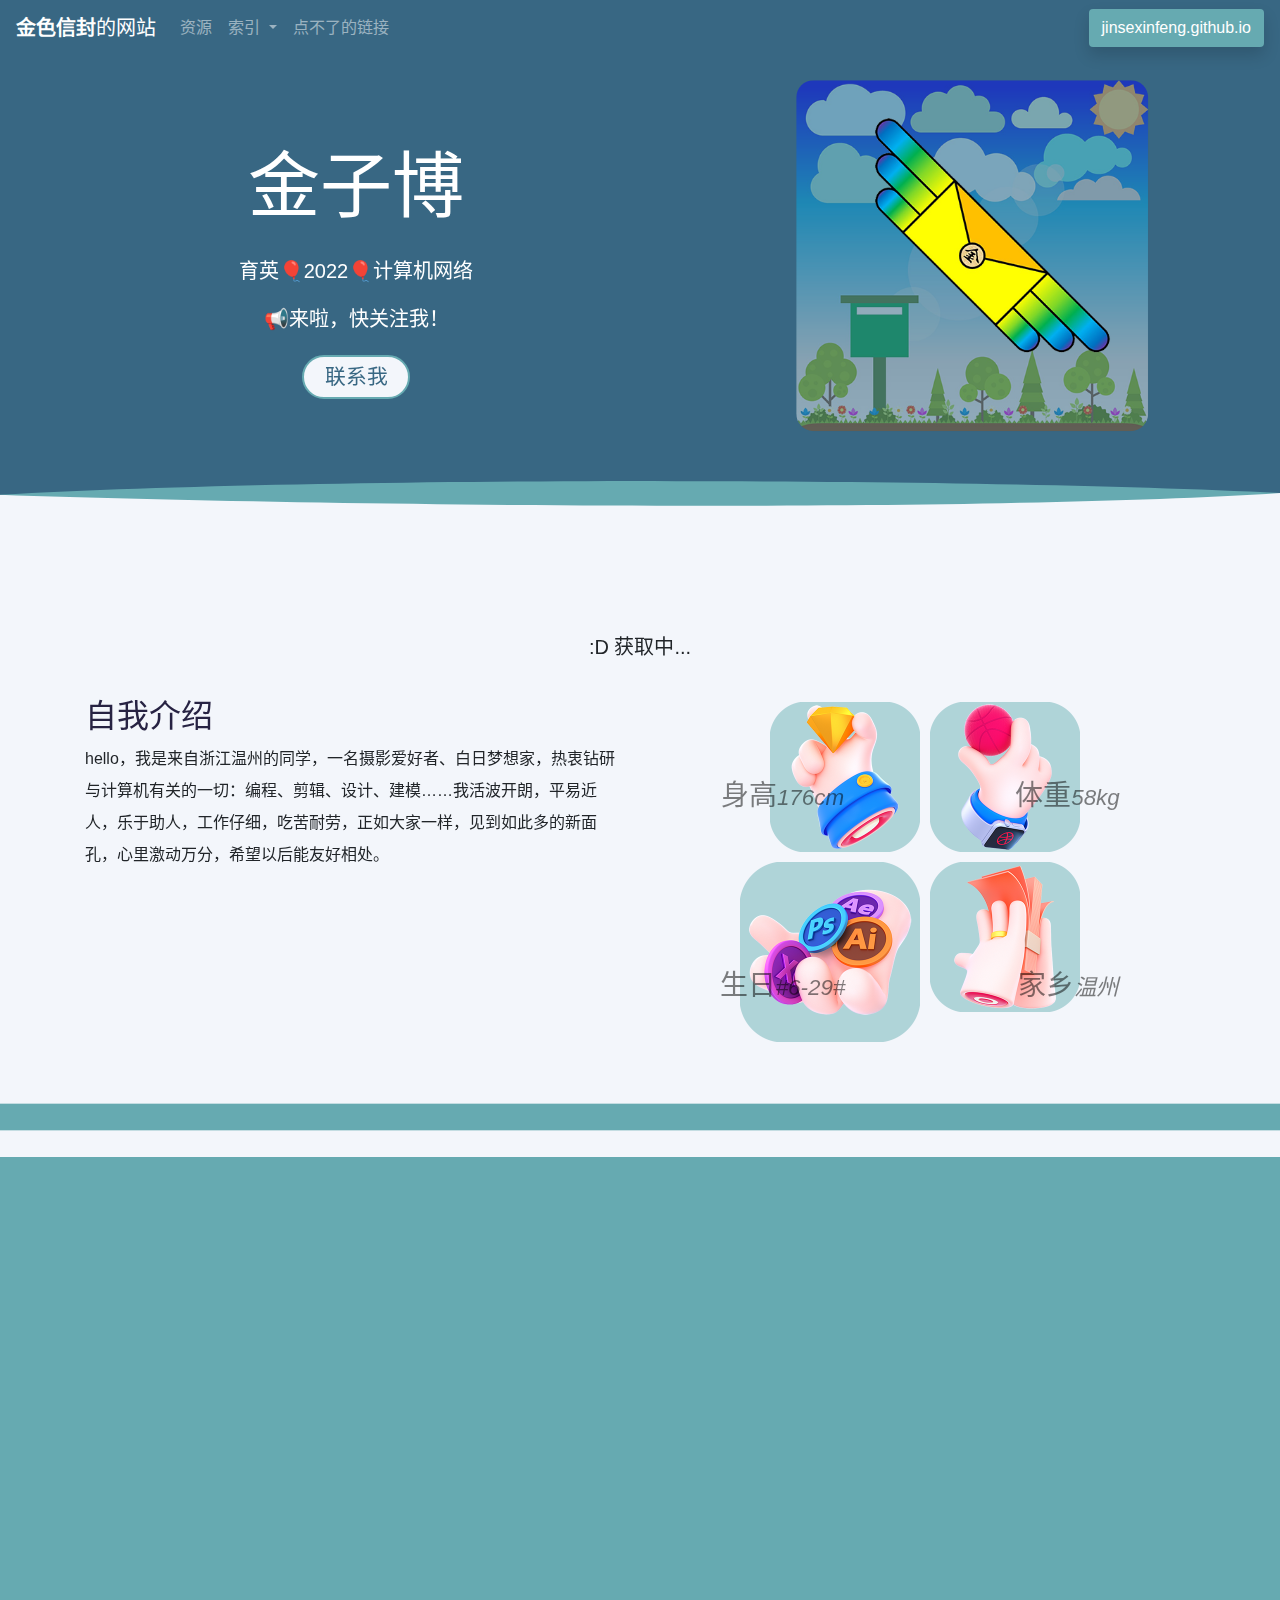
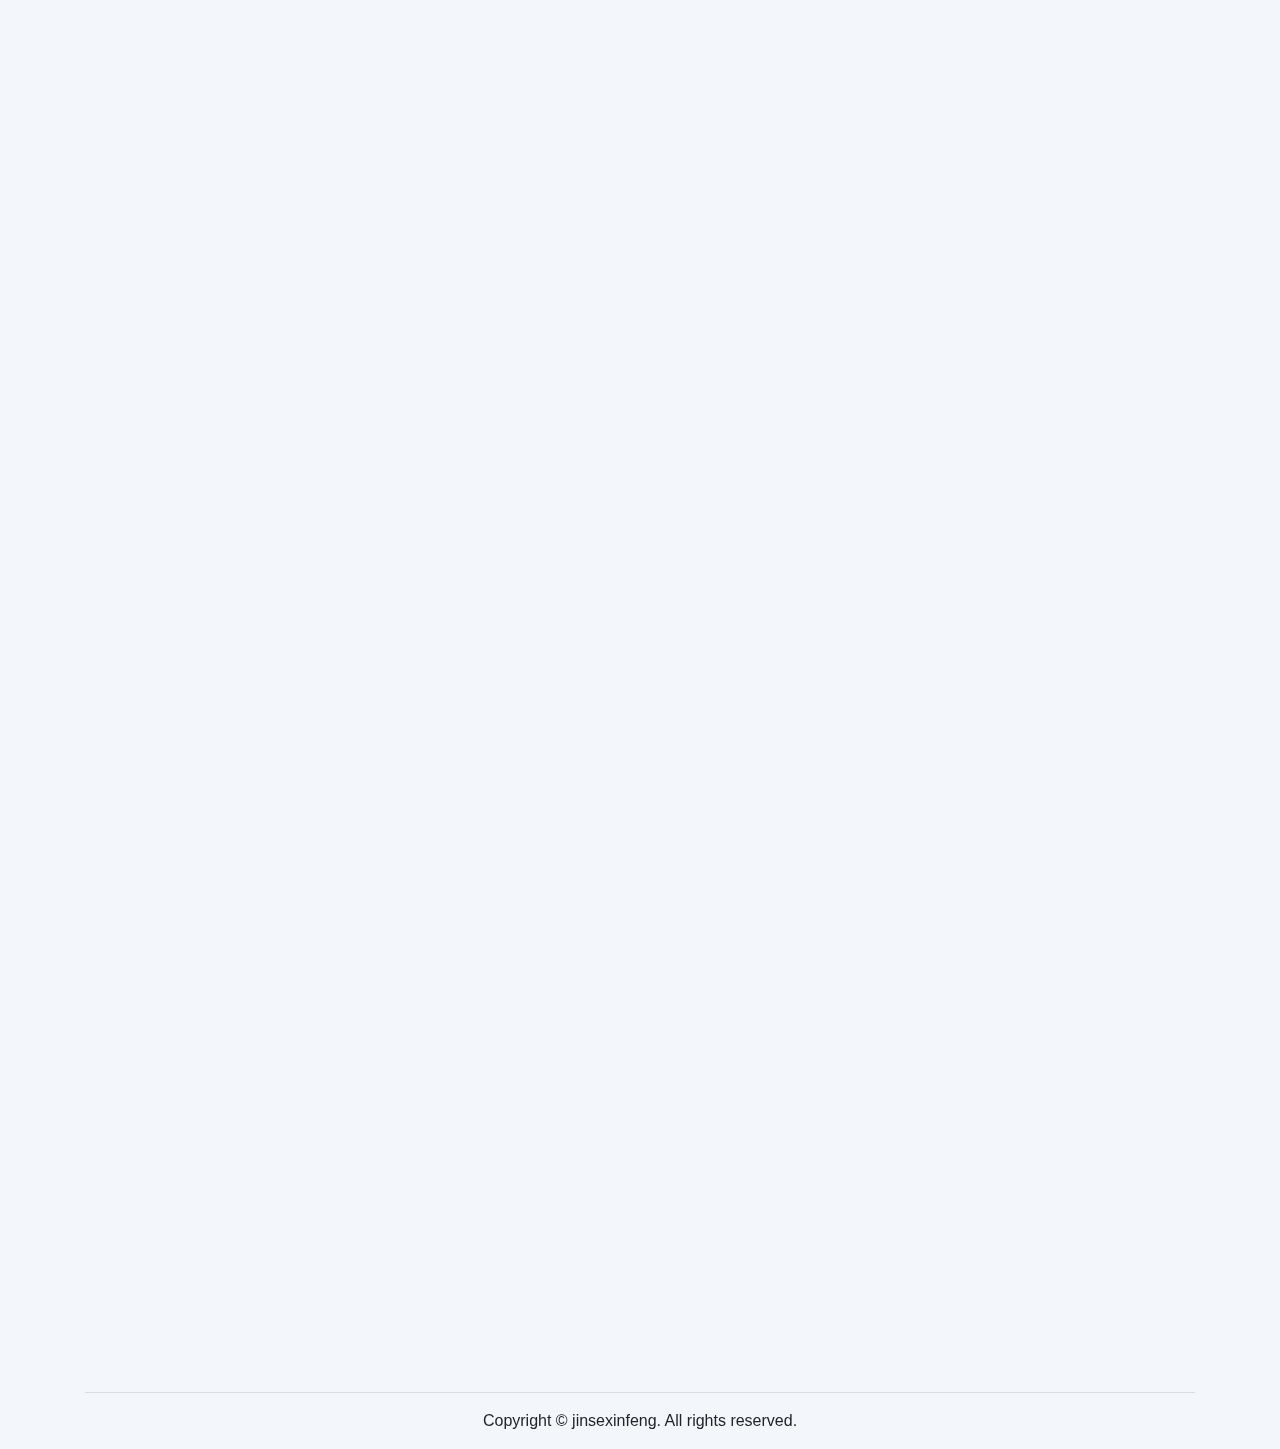
<file: index.html>
<!DOCTYPE html>
<html lang="zh-CN">
  <head>
    <meta charset="UTF-8" />
    <meta
      name="viewport"
      content="width=device-width, initial-scale=1.0, shrink-to-fit=no"
    />
    <title>金色信封</title>
    <link rel="shortcut icon" type="image/x-icon" href="images/favicon.ico" />
    <link rel="manifest" href="manifest.json" />
    <meta itemprop="name" content="金色信封" />
    <meta itemprop="image" content="images/Pic-Au.jpg" />
    <meta
      name="description"
      itemprop="description"
      content="金子博的个人网站"
    />
    <meta
      name="Keywords"
      content="网站,博客,金子博,个人,金色信封,Au,3517860006"
    />
    <meta name="color-scheme" content="dark light" />
    <meta
      name="theme-color"
      media="(prefers-color-scheme: light)"
      content="#386783"
    />
    <meta
      name="theme-color"
      media="(prefers-color-scheme: dark)"
      content="#244254"
    />
    <link href="css/loading.css" rel="stylesheet" />
    <!-- Bootstrap -->
    <link href="css/bootstrap-4.4.1.css" rel="stylesheet" />
    <!-- aos.css -->
    <link href="css/aos.css" rel="stylesheet" />
    <link href="css/main.css" rel="stylesheet" />
    <link
      href="css/DarkReader.css"
      rel="stylesheet"
      media="(prefers-color-scheme: dark)"
    />
    <script>
      var _hmt = _hmt || [];
      (function () {
        var hm = document.createElement("script");
        hm.src = "https://hm.baidu.com/hm.js?80b2da0150341a65f5c556774f7f642c";
        var s = document.getElementsByTagName("script")[0];
        s.parentNode.insertBefore(hm, s);
      })();
    </script>
  </head>

  <body class="overhidden">
    <!--加载-->
    <div id="loading">
      <div id="loading-center">
        <div class="object" id="object_four"></div>
        <div class="object" id="object_three"></div>
        <div class="object" id="object_two"></div>
        <div class="object" id="object_one"></div>
        <div id="logo">
          <svg xmlns="http://www.w3.org/2000/svg" viewBox="0 0 254.37 254.37">
            <path
              class="cls-1"
              d="M39.63 105.8h138.86v79.02h-138.86z"
              transform="translate(134.69 -34.56) rotate(45)"
            />
            <path
              class="cls-1"
              d="m25.95,6.31C20.86,1.23,12.62,1.23,7.54,6.31c-5.08,5.08-5.08,13.33,0,18.41l61.96,61.96,18.41-18.41L25.95,6.31Z"
            />
            <path
              class="cls-1"
              d="m25.04,42.23c-5.16-5.16-13.52-5.16-18.67,0-5.16,5.16-5.16,13.52,0,18.67l44.46,44.46,18.67-18.67L25.04,42.23Z"
            />
            <path
              class="cls-1"
              d="m25.64,80.18c-5.19-5.19-13.6-5.19-18.79,0-5.19,5.19-5.19,13.6,0,18.79l25.18,25.18,18.79-18.79-25.18-25.18Z"
            />
            <path
              class="cls-1"
              d="m248.06,228.42l-61.96-61.96-18.41,18.41,61.96,61.96c5.08,5.08,13.33,5.08,18.41,0,5.08-5.08,5.08-13.33,0-18.41Z"
            />
            <path
              class="cls-1"
              d="m212.14,229.33l-44.46-44.46-18.67,18.67,44.46,44.46c5.16,5.16,13.52,5.16,18.67,0,5.16-5.16,5.16-13.52,0-18.67Z"
            />
            <path
              class="cls-1"
              d="m174.19,228.72l-25.18-25.18-18.79,18.79,25.18,25.18c5.19,5.19,13.6,5.19,18.79,0s5.19-13.6,0-18.79Z"
            />
            <path
              class="cls-2"
              d="m98.89,159.49c-1.12,3.54-4.93-1.2-5.39-2.85.03-.17.08-.37.16-.58l5.05-10.55-13.33-13.33c-.55.08-11.21,6.01-11.53,5.18-1.49-.9-5.49-3.93-2.11-5.05,0,0,40.52-19.02,40.52-19.02.52-.24.92-.27,1.45,0,1.53,1.28,4.91,3.41,4.19,5.69,0,0-19.02,40.52-19.02,40.52v-.02Zm12.48-40.07l-.03-.03-21.5,10.45,11.15,11.15,10.38-21.57h0Zm10.6,64.94c-1.45.89-3.86-1.96-3.99-3.3-.06-.24,3.04-3.13,3.21-3.36-7.77.98-16.03-4.46-15.03-12.47.88-7.08,14.52-17.12,18.87-22.38,1.18-1.12,5.15,2.94,4.11,4.11-2.18,2.39-14.43,13.9-15.83,16.39-4.57,7.5,4.34,11.81,11.25,10.18.41-.25,15.48-15.8,16-15.83,1.45.25,4.48,2.75,3.69,4.37,0,0-22.29,22.29-22.29,22.29h0Z"
            />
          </svg>
        </div>
      </div>
      <button type="button" id="hideButton" style="display: none;"><span tabindex="-1">&times;</span></button>
    </div>
    <!--正文-->
    <div style="overflow-x: hidden">
      <!-- navbar -->
      <header
        class="topnav navbar navbar-expand-lg navbar-dark bg-my"
        id="navbar"
      >
        <a class="navbar-brand" href="index.html">
          <strong>金色信封</strong>的网站
        </a>
        <button
          id="collapse"
          class="navbar-toggler collapsed"
          type="button"
          data-toggle="collapse"
          data-target="#mynavbar"
          aria-controls="mynavbar"
          aria-expanded="false"
          aria-label="Toggle navigation"
        >
          <span class="navbar-toggler-icon"> </span>
        </button>
        <div class="navbar-collapse collapse" id="mynavbar">
          <ul class="navbar-nav mr-auto d-flex align-items-center">
            <li class="nav-item">
              <a class="nav-link" href="xxzl.html" target="_blank"> 资源 </a>
            </li>
            <li class="nav-item dropdown">
              <a
                class="nav-link dropdown-toggle text-center"
                href="#"
                id="navbarDropdown"
                role="button"
                data-toggle="dropdown"
                aria-haspopup="true"
                aria-expanded="false"
              >
                索引
              </a>
              <div class="dropdown-menu" aria-labelledby="navbarDropdown">
                <a class="dropdown-item" href="#jsxf-1">自我介绍</a>
                <a class="dropdown-item" href="#jsxf-2">兴趣爱好</a>
                <a class="dropdown-item" href="#jsxf-3">个人荣誉</a>
                <a class="dropdown-item" href="#jsxf-4">擅长软件</a>
                <a class="dropdown-item" href="#jsxf-5">作品展示</a>
                <a class="dropdown-item" href="#jsxf-6">自我总结</a>
                <a class="dropdown-item" href="#jsxf-7">我的好友</a>
              </div>
            </li>
            <li class="nav-item">
              <a class="nav-link" href="#">点不了的链接</a>
            </li>
            <li class="nav-item">
              <button class="nav-link" id="install" hidden>安装应用</button>
            </li>
          </ul>
          <ul class="navbar-nav ml-auto d-flex align-items-center">
            <li class="nav-item">
              <a
                class="btn bg-my2 text-white btn-round shadow"
                href="https://jinsexinfeng.github.io"
                target="_blank"
              >
                jinsexinfeng.github.io
              </a>
            </li>
          </ul>
        </div>
      </header>

      <!-- wavy header -->
      <div
        class="jumbotron-my jumbotron-fluid container-fluid d-lg-flex align-items-center justify-content-between text-center pl-lg-5"
      >
        <div class="col pt-4 pb-4">
          <h1 class="display-3 MarginLarge" data-aos="zoom-in">金子博</h1>
          <h5 class="font-weight-light mb-4" data-aos="fade-up">
            育英🎈2022🎈计算机网络
          </h5>
          <h5 class="font-weight-light mb-4" data-aos="fade-up">
            📢来啦，快关注我！
          </h5>

          <!-- Button trigger modal -->
          <button
            class="button-my-main"
            type="button"
            data-toggle="modal"
            data-target="#Modal-Contact"
            data-aos="fade-up"
          >
            联系我
          </button>

          <!-- Modal -->
          <div
            class="modal fade"
            id="Modal-Contact"
            tabindex="-1"
            aria-labelledby="ModalLabel-Contact-Label"
          >
            <div
              class="modal-dialog modal-dialog-centered modal-dialog-scrollable"
            >
              <div class="modal-content">
                <div class="modal-header">
                  <h5 class="modal-title text-body" id="ModalLabel-Contact">
                    联系方式
                  </h5>
                  <button
                    type="button"
                    class="close"
                    data-dismiss="modal"
                    aria-label="Close"
                  >
                    <span tabindex="-1">&times;</span>
                  </button>
                </div>
                <div class="modal-body">
                  <!-- 其他网站 -->
                  <div class="row text-body">
                    <div class="col-4">
                      <img
                        src="images/icon/8.png"
                        height="60"
                        width="60"
                        alt="icon"
                      />
                    </div>
                    <div class="col-8">
                      QQ<br />
                      3517860006<br />
                    </div>
                    <div class="col-4">
                      <img
                        src="images/icon/9.png"
                        height="60"
                        width="60"
                        alt="icon"
                      />
                    </div>
                    <div class="col-8">
                      微信<br />
                      jinsexinfeng-jzb<br />
                    </div>
                    <div class="col-12 text-center">
                      <div class="collapse" id="collapse-more">
                        <div class="card card-body">
                          <div class="row">
                            <div class="col-6 text-center">
                              <a
                                href="https://weibo.com/3250150087/"
                                target="_blank"
                              >
                                <img
                                  src="images/icon/2.png"
                                  class="rounded mx-auto d-block"
                                  height="50"
                                  width="50"
                                  alt="icon"
                                />
                                新浪微博
                              </a>
                            </div>
                            <div class="col-6 text-center">
                              <a
                                href="https://v.douyin.com/JVFHYav/"
                                target="_blank"
                              >
                                <img
                                  src="images/icon/4.png"
                                  class="rounded mx-auto d-block"
                                  height="50"
                                  width="50"
                                  alt="icon"
                                />
                                抖音
                              </a>
                            </div>
                            <div class="col-6 text-center">
                              <a
                                href="https://www.coolapk.com/u/1242007"
                                target="_blank"
                              >
                                <img
                                  src="images/icon/5.png"
                                  class="rounded mx-auto d-block"
                                  height="50"
                                  width="50"
                                  alt="icon"
                                />
                                酷安
                              </a>
                            </div>
                            <div class="col-6 text-center">
                              <a
                                href="https://github.com/jinsexinfeng"
                                target="_blank"
                              >
                                <img
                                  src="images/icon/6.png"
                                  class="rounded mx-auto d-block"
                                  height="50"
                                  width="50"
                                  alt="icon"
                                />
                                Github
                              </a>
                            </div>
                          </div>
                        </div>
                      </div>
                    </div>
                  </div>
                </div>
                <div class="modal-footer">
                  <button
                    class="btn btn-outline-info"
                    type="button"
                    data-toggle="collapse"
                    data-target="#collapse-more"
                    aria-expanded="false"
                    aria-controls="collapseExample"
                  >
                    更多联系方式
                  </button>
                  <button
                    type="button"
                    class="btn btn-secondary"
                    data-dismiss="modal"
                  >
                    关闭
                  </button>
                </div>
              </div>
            </div>
          </div>
        </div>
        <div class="col">
          <div class="align-self-bottom align-items-right" data-aos="zoom-out">
            <div id="mainicon">
              <img src="images/Pic-Au.png" alt="头像" />
            </div>
          </div>
        </div>
      </div>

      <!-- 新版大波浪 -->
      <canvas id="jumbotroncanvas"></canvas>
      <!-- 旧版大波浪 -->
      <!-- <svg version="1.1" id="Layer_1" xmlns="http://www.w3.org/2000/svg" 
      xmlns:xlink="http://www.w3.org/1999/xlink" x="0px" y="0px"
	    viewBox="0 0 1440 118" xml:space="preserve"  fill="var(--my-color2)">
      <path d="M754.4,87.2c266.9,49.9,515.4,28.9,685.6,8.8V0H0v96C187.3,73.8,430,26.6,754.4,87.2z" />
    </svg> -->
      <div class="container">
        <div class="row">
          <div class="col-12" data-aos="fade-up">
            <h5 id="hitokoto_text" class="text-center">:D 获取中...</h5>
          </div>
          <div class="col-12 col-lg-6 MarginLarge" data-aos="fade-up-right">
            <h2 id="jsxf-1" class="text-my">自我介绍</h2>
            <p class="myp">
              hello，我是来自浙江温州的同学，一名摄影爱好者、白日梦想家，热衷钻研与计算机有关的一切：编程、剪辑、设计、建模……我活波开朗，平易近人，乐于助人，工作仔细，吃苦耐劳，正如大家一样，见到如此多的新面孔，心里激动万分，希望以后能友好相处。
            </p>
          </div>
          <div
            class="col-12 col-lg-6 MarginLarge overflow-hidden"
            data-aos="fade-up-left"
          >
            <div class="row">
              <!-- #b3d9db -->
              <div class="col-6 padding-5">
                <img
                  src="images/jbxx/jbxx-1.png"
                  class="rounded d-block img-right imsize-150"
                  alt="身高"
                />
                <div class="TextOnImage">
                  身高<em><small>176cm</small></em>
                </div>
              </div>

              <div class="col-6 padding-5">
                <img
                  src="images/jbxx/jbxx-2.png"
                  class="rounded d-block img-left imsize-150"
                  alt="体重"
                />
                <div class="TextOnImage">
                  体重<em><small>58kg</small></em>
                </div>
              </div>

              <div class="col-6 padding-5">
                <img
                  src="images/jbxx/jbxx-3.png"
                  class="rounded d-block img-right imsize-180"
                  alt="生日"
                />
                <div class="TextOnImage">
                  生日<em><small>#6-29#</small></em>
                </div>
              </div>

              <div class="col-6 padding-5">
                <img
                  src="images/jbxx/jbxx-4.png"
                  class="rounded d-block img-left imsize-150"
                  alt="家乡"
                />
                <div class="TextOnImage">
                  家乡<em><small>温州</small></em>
                </div>
              </div>
            </div>
          </div>
        </div>
      </div>

      <!-- 兴趣爱好 -->
      <!--background-color:#66aab1-->
      <svg
        xmlns="http://www.w3.org/2000/svg"
        xmlns:xlink="http://www.w3.org/1999/xlink"
        viewbox="0 0 1440 90"
        xml:space="preserve"
        x="0px"
        y="0px"
      >
        <g transform="translate(0 0)">
          <rect
            width="1440"
            height="30"
            transform="translate(0 30)"
            fill="var(--my-color1)"
          />
          <rect
            width="1440"
            height="30"
            transform="translate(0 60)"
            fill="none"
          />
          <rect
            width="1440"
            height="30"
            transform="translate(0 0)"
            fill="none"
          />
        </g>
      </svg>
      <div
        class="jumbotron jumbotron-xl jumbotron-fluid overlay overlay-black mb-0 bg-my2"
      >
        <div class="container h-100">
          <h2 id="jsxf-2" class="text-white" data-aos="zoom-in-right">
            兴趣爱好
          </h2>
          <div class="row text-center">
            <div class="col-6 col-lg-3 padding-8" data-aos="zoom-in-up">
              <div class="jcard">
                <div class="photo"><img src="images/xq/xq1.jpg" alt="" /></div>
                <h1>编程</h1>
                <p>创造力和逻辑思维的艺术</p>
              </div>
            </div>
            <div class="col-6 col-lg-3 padding-8" data-aos="zoom-in-up">
              <div class="jcard">
                <div class="photo"><img src="images/xq/xq2.jpg" alt="" /></div>
                <h1>摄影</h1>
                <p>捕捉时刻展现情感的方式</p>
              </div>
            </div>
            <div class="col-6 col-lg-3 padding-8" data-aos="zoom-in-up">
              <div class="jcard">
                <div class="photo"><img src="images/xq/xq3.jpg" alt="" /></div>
                <h1>美食</h1>
                <p>开启文化与味觉之旅的门</p>
              </div>
            </div>
            <div class="col-6 col-lg-3 padding-8" data-aos="zoom-in-up">
              <div class="jcard">
                <div class="photo"><img src="images/xq/xq4.jpg" alt="" /></div>
                <h1>音乐</h1>
                <p>超越语言抒发灵魂与情感</p>
              </div>
            </div>
          </div>
        </div>
      </div>
      <svg
        xmlns="http://www.w3.org/2000/svg"
        xmlns:xlink="http://www.w3.org/1999/xlink"
        viewbox="0 0 1440 90"
        xml:space="preserve"
        x="0px"
        y="0px"
      >
        <g transform="translate(0 0)">
          <rect
            width="1440"
            height="30"
            transform="translate(0 30)"
            fill="var(--my-color1)"
          />
          <rect
            width="1440"
            height="30"
            transform="translate(0 60)"
            fill="none"
          />
          <rect
            width="1440"
            height="30"
            transform="translate(0 0)"
            fill="none"
          />
        </g>
      </svg>

      <div class="container">
        <div class="col-12 MarginLarge" data-aos="fade-up">
          <p class="text-center">
            <a href="xxzl.html" target="_blank"
              ><strong>🥰金色信封的资源库😍</strong></a
            >
          </p>
        </div>
        <div class="row">
          <div class="col-md-6 col-sm-12">
            <h2
              id="jsxf-3"
              class="MarginLarge text-my"
              data-aos="zoom-in-right"
            >
              个人荣誉
            </h2>
            <p class="mb-1" data-aos="zoom-in-right">🔴微电影评比三等奖</p>
            <p class="mb-1" data-aos="zoom-in-right">🟡市摄影比赛二等奖</p>
            <p class="mb-1" data-aos="zoom-in-right">🔵软笔书法比赛三等奖</p>
            <p class="mb-1" data-aos="zoom-in-right">🟢信息之星和科技之星</p>
            <p class="mb-1" data-aos="zoom-in-right">🟠工作积极分子</p>
            <p class="mb-1" data-aos="zoom-in-right">🟡军训标兵</p>
            <p class="mb-1" data-aos="zoom-in-right">🟢课题研究一等奖</p>
            <p class="mb-1" data-aos="zoom-in-right">⚪技术考试段一</p>
            <p class="mb-1" data-aos="zoom-in-right">🟠班容班貌设计二等奖</p>
            <p class="mb-1" data-aos="zoom-in-right">🟣班级班牌设计一等奖</p>
          </div>
          <div class="col-md-6 col-sm-12">
            <h2
              id="jsxf-4"
              class="MarginLarge text-my"
              data-aos="zoom-in-right"
            >
              擅长软件
            </h2>
            <div class="progress mt-4">
              <div
                class="progress-bar bg-success"
                role="progressbar"
                aria-valuenow="85"
                aria-valuemin="0"
                aria-valuemax="100"
                style="width: 85%"
                data-aos="fade-right"
              >
                Office
              </div>
            </div>
            <div class="progress mt-4">
              <div
                class="progress-bar bg-success"
                role="progressbar"
                aria-valuenow="80"
                aria-valuemin="0"
                aria-valuemax="100"
                style="width: 80%"
                data-aos="fade-right"
              >
                Illustrator
              </div>
            </div>
            <div class="progress mt-4">
              <div
                class="progress-bar bg-success"
                role="progressbar"
                aria-valuenow="70"
                aria-valuemin="0"
                aria-valuemax="100"
                style="width: 70%"
                data-aos="fade-right"
              >
                Visual basic 6.0
              </div>
            </div>
            <div class="progress mt-4">
              <div
                class="progress-bar bg-info"
                role="progressbar"
                aria-valuenow="60"
                aria-valuemin="0"
                aria-valuemax="100"
                style="width: 60%"
                data-aos="fade-right"
              >
                Photoshop
              </div>
            </div>
            <div class="progress mt-4">
              <div
                class="progress-bar bg-warning"
                role="progressbar"
                aria-valuenow="55"
                aria-valuemin="0"
                aria-valuemax="100"
                style="width: 55%"
                data-aos="fade-right"
              >
                python
              </div>
            </div>
            <div class="progress mt-4">
              <div
                class="progress-bar bg-danger"
                role="progressbar"
                aria-valuenow="50"
                aria-valuemin="0"
                aria-valuemax="100"
                style="width: 50%"
                data-aos="fade-right"
              >
                剪映
              </div>
            </div>
            <div class="progress mt-4">
              <div
                class="progress-bar bg-danger"
                role="progressbar"
                aria-valuenow="50"
                aria-valuemin="0"
                aria-valuemax="100"
                style="width: 40%"
                data-aos="fade-right"
              >
                SketchUp
              </div>
            </div>
          </div>
        </div>
      </div>
      <div
        class="container-fluid"
        id="grz1"
        style="background-image: url(images/grz1.jpg)"
      ></div>
      <div class="container">
        <div class="row">
          <div class="col-3 PaddingSmall" data-aos="fade-up-right">
            <svg
              class="border border-my"
              width="100%"
              height="224px"
              xmlns="http://www.w3.org/2000/svg"
              style="
                background-image: url(images/zp/05.jpg);
                background-position: center center;
                border-radius: 1.25rem;
              "
            ></svg>
            3D建模<br />
          </div>
          <div class="col-3 PaddingSmall" data-aos="fade-up">
            <svg
              class="border border-my"
              width="100%"
              height="224px"
              xmlns="http://www.w3.org/2000/svg"
              style="
                background-image: url(images/zp/01.jpg);
                background-position: center center;
                border-radius: 1.25rem;
              "
            ></svg>
            班貌设计<br />
          </div>
          <div class="col-6 PaddingSmall">
            <h2 id="jsxf-5" class="text-my" data-aos="fade-left">作品展示</h2>

            <p
              class="overflow-auto"
              style="max-width: 505px; max-height: 185px"
              data-aos="flip-down"
            >
              “平日里我喜欢探索数码、科技、编程领域。早在初中，我设计的班级班牌就获得了全校一等奖。我编写过个人网站，访问量达400多次。
              闲暇时间，我用Visual Basic开发了一些小程序。
              高一刚接触编程时，我编写了自动抽取姓名的软件，推广到全段；
              高二寒假时，编写了一个悬浮窗样式的下课提醒倒计时软件。这两个项目在GitHub上开源。
              我在高三时参与班级班容班貌设计，获得校二等奖。我也尝试使用Python编程，学习基本的数据结构。”
            </p>
          </div>
          <div class="col-3 PaddingSmall" data-aos="fade-up-right">
            <div class="row">
              <div class="col-12">
                <svg
                  class="border border-my"
                  width="100%"
                  height="224px"
                  xmlns="http://www.w3.org/2000/svg"
                  style="
                    background-image: url(images/zp/02.jpg);
                    background-position: center center;
                    border-radius: 1.25rem;
                  "
                ></svg>
                课题报告<br />
              </div>
              <div class="col-12">
                <svg
                  class="border border-my"
                  width="100%"
                  height="224px"
                  xmlns="http://www.w3.org/2000/svg"
                  style="
                    background-image: url(images/zp/06.jpg);
                    background-position: center center;
                    border-radius: 1.25rem;
                  "
                ></svg>
                游戏制作<br />
              </div>
            </div>
          </div>
          <div class="col-6 PaddingSmall" data-aos="fade-up">
            <svg
              class="border border-my"
              width="100%"
              height="390px"
              xmlns="http://www.w3.org/2000/svg"
              style="
                background-image: url(images/zp/03.jpg);
                background-position: center center;
                border-radius: 1.25rem;
              "
            ></svg>
            桌面悬浮窗代码<br />
          </div>
          <div class="col-3 PaddingSmall" data-aos="fade-up-left">
            <svg
              class="border border-my"
              width="100%"
              height="224px"
              xmlns="http://www.w3.org/2000/svg"
              style="
                background-image: url(images/zp/04.jpg);
                background-position: center center;
                border-radius: 1.25rem;
              "
            ></svg>
            心愿卡设计<br />
          </div>
        </div>
      </div>
      <div class="container">
        <div
          class="col-md-8 col-sm-12 offset-md-2"
          style="margin-top: 45px; margin-bottom: 45px"
        >
          <h2 class="text-my" id="jsxf-6" data-aos="fade-left">总结</h2>
          <div
            id="carouselExampleIndicators"
            class="carousel slide"
            data-ride="carousel"
            data-aos="zoom-out"
          >
            <ol class="carousel-indicators">
              <li
                data-target="#carouselExampleIndicators"
                data-slide-to="0"
                class="active"
              ></li>
              <li
                data-target="#carouselExampleIndicators"
                data-slide-to="1"
              ></li>
              <li
                data-target="#carouselExampleIndicators"
                data-slide-to="2"
              ></li>
              <li
                data-target="#carouselExampleIndicators"
                data-slide-to="3"
              ></li>
              <li
                data-target="#carouselExampleIndicators"
                data-slide-to="4"
              ></li>
              <li
                data-target="#carouselExampleIndicators"
                data-slide-to="5"
              ></li>
            </ol>
            <div class="carousel-inner">
              <div class="carousel-item active">
                <picture>
                  <source
                    srcset="images/Au-m-1.PNG"
                    media="(max-width:768px)"
                  />
                  <img
                    class="d-block w-100"
                    src="images/Au-1.PNG"
                    alt="First slide"
                  />
                </picture>
              </div>
              <div class="carousel-item">
                <picture>
                  <source
                    srcset="images/Au-m-2.PNG"
                    media="(max-width:768px)"
                  />
                  <img
                    class="d-block w-100"
                    src="images/Au-2.PNG"
                    alt="Second slide"
                  />
                </picture>
              </div>
              <div class="carousel-item">
                <picture>
                  <source
                    srcset="images/Au-m-3.PNG"
                    media="(max-width:768px)"
                  />
                  <img
                    class="d-block w-100"
                    src="images/Au-3.PNG"
                    alt="Third slide"
                  />
                </picture>
              </div>
              <div class="carousel-item">
                <picture>
                  <source
                    srcset="images/Au-m-4.PNG"
                    media="(max-width:768px)"
                  />
                  <img
                    class="d-block w-100"
                    src="images/Au-4.PNG"
                    alt="Forth slide"
                  />
                </picture>
              </div>
              <div class="carousel-item">
                <picture>
                  <source
                    srcset="images/Au-m-5.PNG"
                    media="(max-width:768px)"
                  />
                  <img
                    class="d-block w-100"
                    src="images/Au-5.PNG"
                    alt="Fifth slide"
                  />
                </picture>
              </div>
              <div class="carousel-item">
                <picture>
                  <source
                    srcset="images/Au-m-6.PNG"
                    media="(max-width:768px)"
                  />
                  <img
                    class="d-block w-100"
                    src="images/Au-6.PNG"
                    alt="Sixth slide"
                  />
                </picture>
              </div>
            </div>
            <a
              class="carousel-control-prev"
              href="#carouselExampleIndicators"
              role="button"
              data-slide="prev"
            >
              <span
                class="carousel-control-prev-icon"
                aria-hidden="true"
              ></span>
              <span class="sr-only">上一张</span>
            </a>
            <a
              class="carousel-control-next"
              href="#carouselExampleIndicators"
              role="button"
              data-slide="next"
            >
              <span
                class="carousel-control-next-icon"
                aria-hidden="true"
              ></span>
              <span class="sr-only">下一张</span>
            </a>
          </div>
        </div>

        <h2 class="text-my" id="jsxf-7" data-aos="fade-up">好友</h2>
        <div class="row MarginLarge">
          <div class="col-md-6 col-sm-12">
            <div class="row">
              <div class="col-5" data-aos="zoom-out-left">
                <h4>男生</h4>
              </div>
              <div class="col-6 text-right" data-aos="zoom-out-right">
                <h5 class="badge badge-secondary bg-my2">♂</h5>
              </div>
            </div>
            <ul data-aos="flip-left">
              <li>Lose Heart : 782749456</li>
              <!--张含其-->
              <li>
                徐C贺啊（<a href="https://v.douyin.com/JVFWaue/"
                  >抖音:贺贺不难过</a
                >） ：2434110886
              </li>
              <!--徐晨贺-->
              <li>
                惹灼(<a href="https://v.douyin.com/JEXGYhk/">抖音:白黑</a>)
                ：3090751360
              </li>
              <!--杨钰鸣-->
              <li>晨曦 ：528663914</li>
              <!--陈明泽-->
              <li>鸂鶒 ：2741701761</li>
              <!--陈思炀-->
              <li>溯. ：634650474</li>
              <!--张杰磊-->
              <li>张WS ：2906958331</li>
              <!--张万松-->
              <li>★渣男★ ：3210557897</li>
              <!--詹昕昱-->
              <li>清寡 ：1374821625</li>
              <!--骆俊豪-->
            </ul>
          </div>
          <div class="col-md-6 col-sm-12">
            <div class="row">
              <div class="col-5" data-aos="zoom-out-left">
                <h4>女生</h4>
              </div>
              <div class="col-6 text-right" data-aos="zoom-out-right">
                <h5 class="badge badge-secondary bg-my2">♀</h5>
              </div>
            </div>
            <ul data-aos="flip-right">
              <li>Fallinautumn. : 2712467821</li>
              <!--杨斯琪-->
              <li>乳鸽汐汐 : 1564298856</li>
              <!--黄冰冰-->
              <li>踏月客 : 3120412095</li>
              <!--林徐明捷-->
              <li>
                墨南城(<a href="https://weibo.com/u/6375918003"
                  >微博:七米一的南城鸭</a
                >) : 2568845179
              </li>
              <!--周晓露-->
              <li>Timber : 948195312</li>
              <!--林洵-->
              <li>骆本 : 2750512262</li>
              <!--方译-->
              <li>孤 : 3040277229</li>
              <!--童忆晨-->
            </ul>
          </div>
        </div>

        <!--
      <h2>Fun Facts</h2>
      <div class="row text-center">
        <div class="col-6 col-lg-3">
          <div class="card"> <img class="card-img-top" src="images/N1.png" alt="Card image cap">
            <div class="card-body">
              <h1 class="card-title">300+</h1>
              <p class="card-text">微信和QQ好友</p>
              <br>
            </div>
          </div>
        </div>
        <div class="col-lg-3 col-6">
          <div class="card"> <img class="card-img-top" src="images/N2.png" alt="Card image cap">
            <div class="card-body">
              <h1 class="card-title">1k+</h1>
              <p class="card-text">开心时光</p>
              <br>
            </div>
          </div>
        </div>
        <div class="col-lg-3 col-6">
          <div class="card"> <img class="card-img-top" src="images/N3.png" alt="Card image cap">
            <div class="card-body">
              <h1 class="card-title">100+</h1>
              <p class="card-text">荣誉</p>
              <br>
            </div>
          </div>
        </div>
        <div class="col-lg-3 col-6">
          <div class="card"> <img class="card-img-top" src="images/N4.png" alt="Card image cap">
            <div class="card-body">
              <h1 class="card-title">900+</h1>
              <p class="card-text">练习</p>
              <br>
            </div>
          </div>
        </div>
      </div>
    -->
        <!--
      <hr>
      <h2>Contact</h2>
      <hr>
      <div class="container">
        <div class="row justify-content-center">
          <div class="col-lg-8  col-12 jumbotron">
            <form>
              <div class="form-group">
                <label for="name">Name</label>
                <input type="text" class="form-control" id="name" name="name" placeholder="Name">
              </div>
              <div class="form-group">
                <label for="email">E-Mail</label>
                <input type="email" class="form-control" id="email" name="email" placeholder="Email Address" aria-describedby="emailHelp">
                <span id="emailHelp" class="form-text text-muted" style="display: none;">Please enter a valid e-mail address.</span>
              </div>
              <div class="form-group">
                <label for="message">Message</label>
                <textarea rows="10" cols="100" class="form-control" id="message" name="message" placeholder="Message" aria-describedby="messageHelp"></textarea>
                <span id="messageHelp" class="form-text text-muted" style="display: none;">Please enter a message.</span>
              </div>
              <div class="text-center">
                <button type="submit" class="btn btn-primary">Submit</button>
              </div>
            </form>
          </div>
        </div>
      </div>
    -->
        <hr />
        <footer class="text-center">
          <div class="container">
            <div class="row">
              <div class="col-12">
                <p>Copyright © jinsexinfeng. All rights reserved.</p>
              </div>
            </div>
          </div>
        </footer>
      </div>
    </div>
    <!-- jQuery (necessary for Bootstrap's JavaScript plugins) -->
    <script src="js/jquery-3.4.1.min.js"></script>
    <!-- Include all compiled plugins (below), or include individual files as needed -->
    <script src="js/popper.min.js"></script>
    <!-- aos.js -->
    <script src="js/aos.js"></script>

    <script src="js/bootstrap-4.4.1.js"></script>
    <script>
      var ishide = false;
      document
        .getElementById("hideButton")
        .addEventListener("click", function () {
          $('body').removeClass('overhidden');
          document.getElementById("loading").style.display = "none";
          // 进入动画
          AOS.init({
            duration: 800,
            disableMutationObserver: true,
          });
          ishide = true;
        });

      // 等待DOM加载完成后再执行关闭操作
      document.onreadystatechange = function () {
        //即在加载的过程中执行下面的代码
        if (document.readyState == "interactive") {
          // 显示按钮
          const hideButton = document.getElementById("hideButton");
          hideButton.style.display = "inline-block";
        }
        if (document.readyState == "complete") {
          //complete加载完成
          setTimeout(() => {
            if (!ishide) {
              $('body').removeClass('overhidden');
              document.getElementById("loading").style.display = "none";
              // 进入动画
              AOS.init({
                duration: 800,
                disableMutationObserver: true,
              });
            }
          }, 500);
        }
      };
    </script>
    <script>
      // 导航改色
      jQuery(document).ready(function () {
        $(window).scroll(function () {
          $(".topnav").toggleClass(
            // "bg-light navbar-light shadow-sm scrollednav py-0",
            "bg-h-my navbar-light shadow-sm scrollednav",
            $(this).scrollTop() >= 50
          );
          $(".topnav").toggleClass(
            "bg-my navbar-dark",
            $(this).scrollTop() < 50
          );
        });
      });
    </script>
    <script>
      window.addEventListener("resize", () => {
        const navbar = document.getElementById("navbar");
        const pageWidth = window.innerWidth;
        navbar.style.width = `${pageWidth}px`;
      });

      // 初始化时设置#navbar的宽度
      const navbar = document.getElementById("navbar");
      const pageWidth = window.innerWidth;
      navbar.style.width = `${pageWidth}px`;
    </script>
    <script>
      $(document).ready(function () {
        // 点击导航链接时触发滚动动画
        $(".dropdown-item").click(function (e) {
          e.preventDefault();
          var targetSection = $($(this).attr("href"));

          // 计算目标section距离顶部的距离，并减去导航栏高度
          var targetSectionTop = targetSection.offset().top - 70;
          $("html, body").animate(
            {
              scrollTop: targetSectionTop,
            },
            1000
          );
          closenavbar();
        });
      });
      function closenavbar() {
        var button = document.getElementById("collapse");
        var ariaExpanded = button.getAttribute("aria-expanded");

        if (ariaExpanded === "true") {
          button.classList.add("collapsed");
          document.getElementById("mynavbar").classList.remove("show");
          button.setAttribute("aria-expanded", "false");
        }
      }
    </script>
    <script>
      // 每日一句
      fetch("https://v1.hitokoto.cn")
        .then((response) => response.json())
        .then((data) => {
          const hitokoto = document.getElementById("hitokoto_text");
          hitokoto.href = "https://hitokoto.cn/?uuid=" + data.uuid;
          hitokoto.innerText = data.hitokoto;
        })
        .catch(console.error);
    </script>
    <script>
      // 大波浪
      var canvas = document.getElementById("jumbotroncanvas");
      const style = window.getComputedStyle(canvas);
      const bgColor1 =
        style.getPropertyValue("--darkreader-bg--my-color1") ||
        style.getPropertyValue("--my-color1");
      const bgColor2 =
        style.getPropertyValue("--darkreader-bg--my-color2") ||
        style.getPropertyValue("--my-color2");
      var ctx = canvas.getContext("2d");
      var _width = (canvas.width = canvas.offsetWidth);
      var _height = (canvas.height = canvas.offsetHeight);
      var leftDot = (rightDot = _height * 0.7); //起始点和终点高度
      var leftDotSpeed = 0.2;
      var rightDotSpeed = 0.16;
      var n = 0;
      window.requestAnimationFrame =
        window.requestAnimationFrame ||
        window.mozRequestAnimationFrame ||
        window.webkitRequestAnimationFrame ||
        window.msRequestAnimationFrame;

      run();

      function drawWater(n, color, leftDot, rightDot) {
        var angle = (n * Math.PI) / 180;
        var deltaHeight = (Math.sin(angle) * _height) / 8;
        var deltaHeightRight = (Math.cos(angle) * _height) / 7;
        ctx.beginPath();
        ctx.moveTo(0, leftDot);
        ctx.bezierCurveTo(
          _width / 4,
          leftDot + deltaHeight,
          (_width * 3) / 4,
          rightDot + deltaHeightRight,
          _width,
          rightDot
        );
        ctx.lineTo(_width, _height);
        ctx.lineTo(0, _height); //使得下半个矩形闭合
        ctx.fillStyle = color;
        ctx.fill();
      }
      function run() {
        ctx.clearRect(0, 0, _width, _height);
        n += 1;
        leftDot += leftDotSpeed;
        rightDot += rightDotSpeed;
        if (leftDot > _height * 0.8 || leftDot < _height * 0.6) {
          leftDotSpeed *= -1;
        }
        if (rightDot > _height * 0.8 || rightDot < _height * 0.6) {
          rightDotSpeed *= -1;
        }
        drawWater(n + 200, bgColor1, leftDot, rightDot);
        drawWater(n, bgColor2, leftDot, rightDot);
        requestAnimationFrame(run);
      }
    </script>
    <script>
      // 监听暗色、亮色切换
      let lightMedia = window.matchMedia("(prefers-color-scheme: light)");
      let darkMedia = window.matchMedia("(prefers-color-scheme: dark)");
      let callback = (e) => {
        let prefersDarkMode = e.matches;
        if (prefersDarkMode) {
          window.location.reload();
        }
      };
      if (
        typeof darkMedia.addEventListener === "function" ||
        typeof lightMedia.addEventListener === "function"
      ) {
        lightMedia.addEventListener("change", callback);
        darkMedia.addEventListener("change", callback);
      }
    </script>
    <script>
      let installPrompt = null;
      const installButton = document.querySelector("#install");

      window.addEventListener("beforeinstallprompt", (event) => {
        event.preventDefault();
        installPrompt = event;
        installButton.removeAttribute("hidden");
      });
      installButton.addEventListener("click", async () => {
        if (!installPrompt) {
          return;
        }
        const result = await installPrompt.prompt();
        console.log(`Install prompt was: ${result.outcome}`);
        disableInAppInstallPrompt();
      });

      function disableInAppInstallPrompt() {
        installPrompt = null;
        installButton.setAttribute("hidden", "");
      }
    </script>
  </body>
</html>
</file>
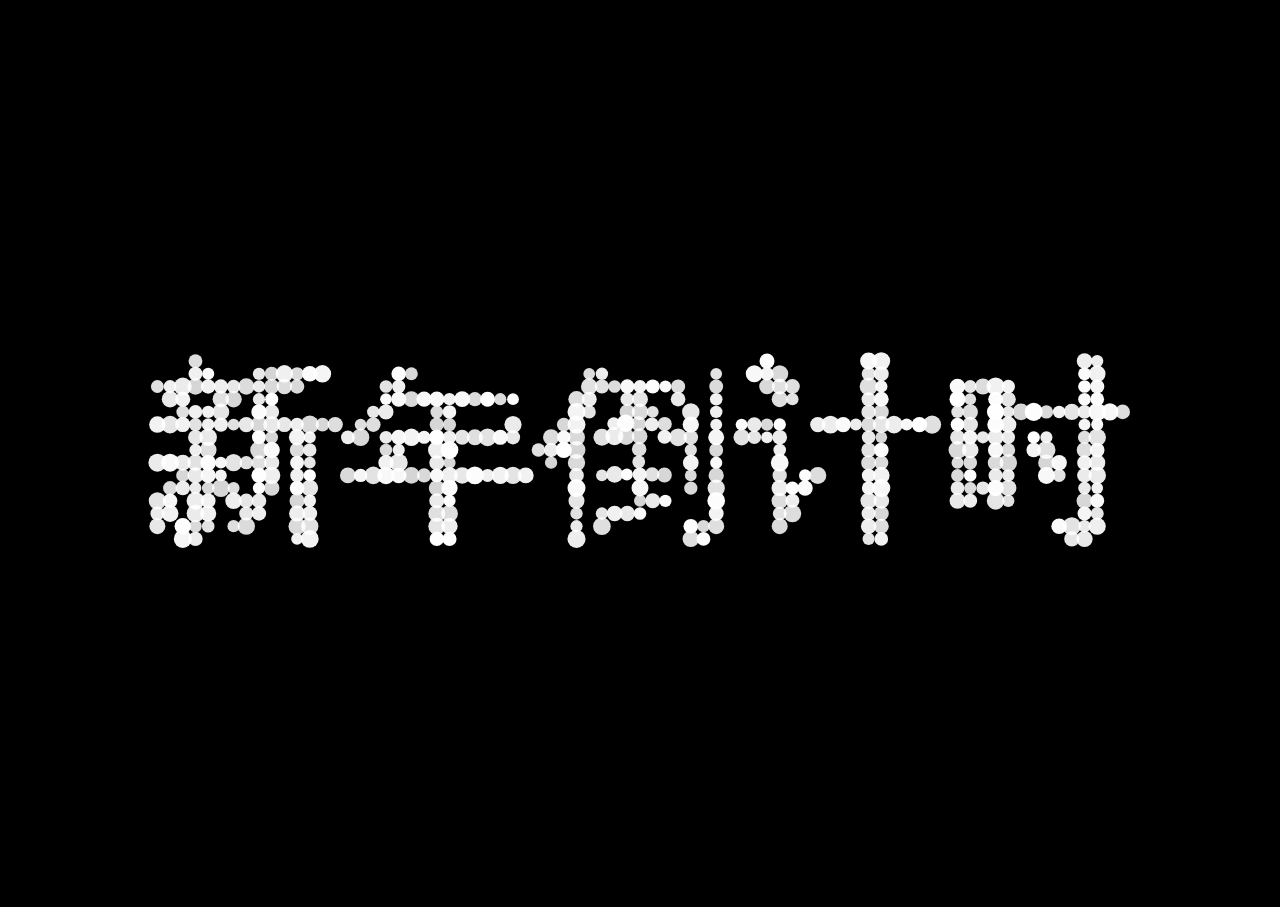
<file: 2024.html>
<!doctype html>
<html lang="en">
  <head>
    <meta charset="utf-8">
    <meta http-equiv="X-UA-Compatible" content="IE=edge,chrome=1">
    <meta name="viewport" content="width=device-width,initial-scale=1.0,maximum-scale=1.0">
    <title>新年快乐</title>
  </head>
  <body>
    <canvas class="canvas"></canvas>
    <div class="overlay">
      <div class="tabs">
        <div class="tabs-labels"><span class="tabs-label">Commands</span><span class="tabs-label">Info</span><span class="tabs-label">Share</span></div>
        <div class="tabs-panels">
          <ul class="tabs-panel commands">
            <li class="commands-item"><span class="commands-item-title">Text</span><span class="commands-item-info" data-demo="Hello :)">Type anything</span><span class="commands-item-action">Demo</span></li>
            <li class="commands-item"><span class="commands-item-title">Countdown</span><span class="commands-item-info" data-demo="#countdown 10">#countdown<span class="commands-item-mode">number</span></span><span class="commands-item-action">Demo</span></li>
            <li class="commands-item"><span class="commands-item-title">Icon</span><span class="commands-item-info" data-demo="#icon thumbs-up">#icon<span class="commands-item-mode">name</span>&nbsp;(using <a href="//fortawesome.github.io/Font-Awesome/#icons-new" target="_blank">Font Awesome</a>)</span><span class="commands-item-action">Demo</span></li>
            <li class="commands-item"><span class="commands-item-title">Time</span><span class="commands-item-info" data-demo="#time">#time</span><span class="commands-item-action">Demo</span></li>
            <li class="commands-item"><span class="commands-item-title">Rectangle</span><span class="commands-item-info" data-demo="#rectangle 30x15">#rectangle<span class="commands-item-mode">width x height</span></span><span class="commands-item-action">Demo</span></li>
            <li class="commands-item"><span class="commands-item-title">Circle</span><span class="commands-item-info" data-demo="#circle 25">#circle<span class="commands-item-mode">diameter</span></span><span class="commands-item-action">Demo</span></li>
            <li class="commands-item commands-item--gap"><span class="commands-item-title">Animate</span><span class="commands-item-info" data-demo="The time is|#time|#countdown 3|#icon thumbs-up"><span class="commands-item-mode">command1</span>&nbsp;|<span class="commands-item-mode">command2</span></span><span class="commands-item-action">Demo</span></li>
          </ul>
          <div class="tabs-panel ui-details">
            <div class="ui-details-content">
            </div>
          </div>
        </div>
      </div>
    </div>
    <audio src="http://music.163.com/song/media/outer/url?id=41667067.mp3" autoplay="autoplay"></audio>
<script>

var str_text='新年倒计时|五|四|三|二|一|2024|新年快乐！'

var S = {
  init: function () {
    var action = window.location.href,
        i = action.indexOf('?a=');

    S.Drawing.init('.canvas');
    S.ShapeBuilder.init();
    S.UI.init();
    document.body.classList.add('body--ready');

    if (i !== -1) {
      S.UI.simulate(decodeURI(action).substring(i + 3));
    } else {
      S.UI.simulate(str_text);
    }

    S.Drawing.loop(function () {
      S.Shape.render();
    });
  }
};


window.addEventListener('load', function () {
  S.init();
});


S.Drawing = (function () {
  var canvas,
      context,
      renderFn,
      requestFrame = window.requestAnimationFrame       ||
                     window.webkitRequestAnimationFrame ||
                     window.mozRequestAnimationFrame    ||
                     window.oRequestAnimationFrame      ||
                     window.msRequestAnimationFrame     ||
                     function (callback) {
                        window.setTimeout(callback, 1000 / 60);
                      };

  return {
    init: function (el) {
      canvas = document.querySelector(el);
      context = canvas.getContext('2d');
      this.adjustCanvas();

      window.addEventListener('resize', function () {
        S.Drawing.adjustCanvas();
      });
    },

    loop: function (fn) {
      renderFn = !renderFn ? fn : renderFn;
      this.clearFrame();
      renderFn();
      requestFrame.call(window, this.loop.bind(this));
    },

    adjustCanvas: function () {
      canvas.width = window.innerWidth;
      canvas.height = window.innerHeight;
    },

    clearFrame: function () {
      context.clearRect(0, 0, canvas.width, canvas.height);
    },

    getArea: function () {
      return { w: canvas.width, h: canvas.height };
    },

    drawCircle: function (p, c) {
      context.fillStyle = c.render();
      context.beginPath();
      context.arc(p.x, p.y, p.z, 0, 2 * Math.PI, true);
      context.closePath();
      context.fill();
    }
  };
}());


S.Point = function (args) {
  this.x = args.x;
  this.y = args.y;
  this.z = args.z;
  this.a = args.a;
  this.h = args.h;
};


S.Color = function (r, g, b, a) {
  this.r = r;
  this.g = g;
  this.b = b;
  this.a = a;
};

S.Color.prototype = {
  render: function () {
    return 'rgba(' + this.r + ',' + this.g + ',' + this.b + ',' + this.a + ')';
  }
};


S.UI = (function () {
  var input = document.querySelector('.ui-input'),
      ui = document.querySelector('.ui'),
      help = document.querySelector('.help'),
      commands = document.querySelector('.commands'),
      overlay = document.querySelector('.overlay'),
      canvas = document.querySelector('.canvas'),
      interval,
      isTouch = ('ontouchstart' in window || navigator.msMaxTouchPoints),
      currentAction,
      resizeTimer,
      time,
      maxShapeSize = 30,
      firstAction = true,
      sequence = [],
      cmd = '#';

  function formatTime(date) {
    var h = date.getHours(),
        m = date.getMinutes();

    m = m < 10 ? '0' + m : m;
    return h + ':' + m;
  }

  function getValue(value) {
    return value && value.split(' ')[1];
  }

  function getAction(value) {
    value = value && value.split(' ')[0];
    return value && value[0] === cmd && value.substring(1);
  }

  function timedAction(fn, delay, max, reverse) {
    clearInterval(interval);
    currentAction = reverse ? max : 1;
    fn(currentAction);

    if (!max || (!reverse && currentAction < max) || (reverse && currentAction > 0)) {
      interval = setInterval(function () {
        currentAction = reverse ? currentAction - 1 : currentAction + 1;
        fn(currentAction);

        if ((!reverse && max && currentAction === max) || (reverse && currentAction === 0)) {
          clearInterval(interval);
        }
      }, delay);
    }
  }

  function reset(destroy) {
    clearInterval(interval);
    sequence = [];
    time = null;

    if (destroy) {
      S.Shape.switchShape(S.ShapeBuilder.letter(''));
    }
  }

  function performAction(value) {
    var action,
        current;

    overlay.classList.remove('overlay--visible');
    sequence = typeof(value) === 'object' ? value : sequence.concat(value.split('|'));


    timedAction(function () {
      current = sequence.shift();
      action = getAction(current);
      value = getValue(current);

      switch (action) {
      case 'countdown':
        value = parseInt(value, 10) || 10;
        value = value > 0 ? value : 10;

        timedAction(function (index) {
          if (index === 0) {
            if (sequence.length === 0) {
              S.Shape.switchShape(S.ShapeBuilder.letter(''));
            } else {
              performAction(sequence);
            }
          } else {
            S.Shape.switchShape(S.ShapeBuilder.letter(index), true);
          }
        }, 1000, value, true);
        break;

      case 'rectangle':
        value = value && value.split('x');
        value = (value && value.length === 2) ? value : [maxShapeSize, maxShapeSize / 2];

        S.Shape.switchShape(S.ShapeBuilder.rectangle(Math.min(maxShapeSize, parseInt(value[0], 10)), Math.min(maxShapeSize, parseInt(value[1], 10))));
        break;

      case 'circle':
        value = parseInt(value, 10) || maxShapeSize;
        value = Math.min(value, maxShapeSize);
        S.Shape.switchShape(S.ShapeBuilder.circle(value));
        break;

      case 'time':
        var t = formatTime(new Date());

        if (sequence.length > 0) {
          S.Shape.switchShape(S.ShapeBuilder.letter(t));
        } else {
          timedAction(function () {
            t = formatTime(new Date());
            if (t !== time) {
              time = t;
              S.Shape.switchShape(S.ShapeBuilder.letter(time));
            }
          }, 1000);
        }
        break;

      case 'icon':
        S.ShapeBuilder.imageFile('font-awesome/' + value + '.png', function (obj) {
          S.Shape.switchShape(obj);
        });
        break;

      default:
        S.Shape.switchShape(S.ShapeBuilder.letter(current[0] === cmd ? 'What?' : current));
      }
    }, 2500, sequence.length);
  }




  return {
    init: function () {
   

      if (isTouch) {
        document.body.classList.add('touch');
      }

      S.UI.Tabs.init();
    },

    simulate: function (action) {
      performAction(action);
    }
  };
}());


S.UI.Tabs = (function () {
  var labels = document.querySelector('.tabs-labels'),
      triggers = document.querySelectorAll('.tabs-label'),
      panels = document.querySelectorAll('.tabs-panel');

  function activate(i) {
    triggers[i].classList.add('tabs-label--active');
    panels[i].classList.add('tabs-panel--active');
  }

  function bindEvents() {
    labels.addEventListener('click', function (e) {
      var el = e.target,
          index;

      if (el.classList.contains('tabs-label')) {
        for (var t = 0; t < triggers.length; t++) {
          triggers[t].classList.remove('tabs-label--active');
          panels[t].classList.remove('tabs-panel--active');

          if (el === triggers[t]) {
            index = t;
          }
        }

        activate(index);
      }
    });
  }

  return {
    init: function () {
      activate(0);
      bindEvents();
    }
  };
}());


S.Dot = function (x, y) {
  this.p = new S.Point({
    x: x,
    y: y,
    z: 5,
    a: 1,
    h: 0
  });

  this.e = 0.07;
  this.s = true;

  this.c = new S.Color(255, 255, 255, this.p.a);

  this.t = this.clone();
  this.q = [];
};

S.Dot.prototype = {
  clone: function () {
    return new S.Point({
      x: this.x,
      y: this.y,
      z: this.z,
      a: this.a,
      h: this.h
    });
  },

  _draw: function () {
    this.c.a = this.p.a;
    S.Drawing.drawCircle(this.p, this.c);
  },

  _moveTowards: function (n) {
    var details = this.distanceTo(n, true),
        dx = details[0],
        dy = details[1],
        d = details[2],
        e = this.e * d;

    if (this.p.h === -1) {
      this.p.x = n.x;
      this.p.y = n.y;
      return true;
    }

    if (d > 1) {
      this.p.x -= ((dx / d) * e);
      this.p.y -= ((dy / d) * e);
    } else {
      if (this.p.h > 0) {
        this.p.h--;
      } else {
        return true;
      }
    }

    return false;
  },

  _update: function () {
    var p,
        d;

    if (this._moveTowards(this.t)) {
      p = this.q.shift();

      if (p) {
        this.t.x = p.x || this.p.x;
        this.t.y = p.y || this.p.y;
        this.t.z = p.z || this.p.z;
        this.t.a = p.a || this.p.a;
        this.p.h = p.h || 0;
      } else {
        if (this.s) {
          this.p.x -= Math.sin(Math.random() * 3.142);
          this.p.y -= Math.sin(Math.random() * 3.142);
        } else {
          this.move(new S.Point({
            x: this.p.x + (Math.random() * 50) - 25,
            y: this.p.y + (Math.random() * 50) - 25,
          }));
        }
      }
    }

    d = this.p.a - this.t.a;
    this.p.a = Math.max(0.1, this.p.a - (d * 0.05));
    d = this.p.z - this.t.z;
    this.p.z = Math.max(1, this.p.z - (d * 0.05));
  },

  distanceTo: function (n, details) {
    var dx = this.p.x - n.x,
        dy = this.p.y - n.y,
        d = Math.sqrt(dx * dx + dy * dy);

    return details ? [dx, dy, d] : d;
  },

  move: function (p, avoidStatic) {
    if (!avoidStatic || (avoidStatic && this.distanceTo(p) > 1)) {
      this.q.push(p);
    }
  },

  render: function () {
    this._update();
    this._draw();
  }
};


S.ShapeBuilder = (function () {
  var gap = 13,
      shapeCanvas = document.createElement('canvas'),
      shapeContext = shapeCanvas.getContext('2d'),
      fontSize = 500,
      fontFamily = 'Avenir, Helvetica Neue, Helvetica, Arial, sans-serif';

  function fit() {
    shapeCanvas.width = Math.floor(window.innerWidth / gap) * gap;
    shapeCanvas.height = Math.floor(window.innerHeight / gap) * gap;
    shapeContext.fillStyle = 'red';
    shapeContext.textBaseline = 'middle';
    shapeContext.textAlign = 'center';
  }

  function processCanvas() {
    var pixels = shapeContext.getImageData(0, 0, shapeCanvas.width, shapeCanvas.height).data,
        dots = [],
        x = 0,
        y = 0,
        fx = shapeCanvas.width,
        fy = shapeCanvas.height,
        w = 0,
        h = 0;

    for (var p = 0; p < pixels.length; p += (4 * gap)) {
      if (pixels[p + 3] > 0) {
        dots.push(new S.Point({
          x: x,
          y: y
        }));

        w = x > w ? x : w;
        h = y > h ? y : h;
        fx = x < fx ? x : fx;
        fy = y < fy ? y : fy;
      }

      x += gap;

      if (x >= shapeCanvas.width) {
        x = 0;
        y += gap;
        p += gap * 4 * shapeCanvas.width;
      }
    }

    return { dots: dots, w: w + fx, h: h + fy };
  }

  function setFontSize(s) {
    shapeContext.font = 'bold ' + s + 'px ' + fontFamily;
  }

  function isNumber(n) {
    return !isNaN(parseFloat(n)) && isFinite(n);
  }

  return {
    init: function () {
      fit();
      window.addEventListener('resize', fit);
    },

    imageFile: function (url, callback) {
      var image = new Image(),
          a = S.Drawing.getArea();

      image.onload = function () {
        shapeContext.clearRect(0, 0, shapeCanvas.width, shapeCanvas.height);
        shapeContext.drawImage(this, 0, 0, a.h * 0.6, a.h * 0.6);
        callback(processCanvas());
      };

      image.onerror = function () {
        callback(S.ShapeBuilder.letter('What?'));
      };

      image.src = url;
    },

    circle: function (d) {
      var r = Math.max(0, d) / 2;
      shapeContext.clearRect(0, 0, shapeCanvas.width, shapeCanvas.height);
      shapeContext.beginPath();
      shapeContext.arc(r * gap, r * gap, r * gap, 0, 2 * Math.PI, false);
      shapeContext.fill();
      shapeContext.closePath();

      return processCanvas();
    },

    letter: function (l) {
      var s = 0;

      setFontSize(fontSize);
      s = Math.min(fontSize,
                  (shapeCanvas.width / shapeContext.measureText(l).width) * 0.8 * fontSize, 
                  (shapeCanvas.height / fontSize) * (isNumber(l) ? 1 : 0.45) * fontSize);
      setFontSize(s);

      shapeContext.clearRect(0, 0, shapeCanvas.width, shapeCanvas.height);
      shapeContext.fillText(l, shapeCanvas.width / 2, shapeCanvas.height / 2);

      return processCanvas();
    },

    rectangle: function (w, h) {
      var dots = [],
          width = gap * w,
          height = gap * h;

      for (var y = 0; y < height; y += gap) {
        for (var x = 0; x < width; x += gap) {
          dots.push(new S.Point({
            x: x,
            y: y,
          }));
        }
      }

      return { dots: dots, w: width, h: height };
    }
  };
}());


S.Shape = (function () {
  var dots = [],
      width = 0,
      height = 0,
      cx = 0,
      cy = 0;

  function compensate() {
    var a = S.Drawing.getArea();

    cx = a.w / 2 - width / 2;
    cy = a.h / 2 - height / 2;
  }

  return {
    shuffleIdle: function () {
      var a = S.Drawing.getArea();

      for (var d = 0; d < dots.length; d++) {
        if (!dots[d].s) {
          dots[d].move({
            x: Math.random() * a.w,
            y: Math.random() * a.h
          });
        }
      }
    },

    switchShape: function (n, fast) {
      var size,
          a = S.Drawing.getArea(),
          d = 0,
          i = 0;

      width = n.w;
      height = n.h;

      compensate();

      if (n.dots.length > dots.length) {
        size = n.dots.length - dots.length;
        for (d = 1; d <= size; d++) {
          dots.push(new S.Dot(a.w / 2, a.h / 2));
        }
      }

      d = 0;

      while (n.dots.length > 0) {
        i = Math.floor(Math.random() * n.dots.length);
        dots[d].e = fast ? 0.25 : (dots[d].s ? 0.14 : 0.11);

        if (dots[d].s) {
          dots[d].move(new S.Point({
            z: Math.random() * 20 + 10,
            a: Math.random(),
            h: 18
          }));
        } else {
          dots[d].move(new S.Point({
            z: Math.random() * 5 + 5,
            h: fast ? 18 : 30
          }));
        }

        dots[d].s = true;
        dots[d].move(new S.Point({
          x: n.dots[i].x + cx,
          y: n.dots[i].y + cy,
          a: 1,
          z: 5,
          h: 0
        }));

        n.dots = n.dots.slice(0, i).concat(n.dots.slice(i + 1));
        d++;
      }

      for (i = d; i < dots.length; i++) {
        if (dots[i].s) {
          dots[i].move(new S.Point({
            z: Math.random() * 20 + 10,
            a: Math.random(),
            h: 20
          }));

          dots[i].s = false;
          dots[i].e = 0.04;
          dots[i].move(new S.Point({ 
            x: Math.random() * a.w,
            y: Math.random() * a.h,
            a: 0.3, //.4
            z: Math.random() * 4,
            h: 0
          }));
        }
      }
    },

    render: function () {
      for (var d = 0; d < dots.length; d++) {
        dots[d].render();
      }
    }
  };
}());


</script>
  </body>
  <style>

    /*! shape-shifter 2013-08-14 */
/*! normalize.css v2.0.1 | MIT License | git.io/normalize */
article,
aside,
details,
figcaption,
figure,
footer,
header,
hgroup,
nav,
section,
summary {
    display: block
}

audio,
canvas,
video {
    display: inline-block
}

audio:not([controls]) {
    display: none;
    height: 0
}

[hidden] {
    display: none
}

html {
    font-family: sans-serif;
    -webkit-text-size-adjust: 100%;
    -ms-text-size-adjust: 100%
}

body {
    margin: 0
}

a:focus {
    outline: thin dotted
}

a:active,
a:hover {
    outline: 0
}

h1 {
    font-size: 2em
}

abbr[title] {
    border-bottom: 1px dotted
}

b,
strong {
    font-weight: 700
}

dfn {
    font-style: italic
}

mark {
    background: #ff0;
    color: #000
}

code,
kbd,
pre,
samp {
    font-family: monospace, serif;
    font-size: 1em
}

pre {
    white-space: pre;
    white-space: pre-wrap;
    word-wrap: break-word
}

q {
    quotes: "\201C" "\201D" "\2018" "\2019"
}

small {
    font-size: 80%
}

sub,
sup {
    font-size: 75%;
    line-height: 0;
    position: relative;
    vertical-align: baseline
}

sup {
    top: -.5em
}

sub {
    bottom: -.25em
}

img {
    border: 0
}

svg:not(:root) {
    overflow: hidden
}

figure {
    margin: 0
}

fieldset {
    border: 1px solid silver;
    margin: 0 2px;
    padding: .35em .625em .75em
}

legend {
    border: 0;
    padding: 0
}

button,
input,
select,
textarea {
    font-family: inherit;
    font-size: 100%;
    margin: 0
}

button,
input {
    line-height: normal
}

button,
html input[type=button],
input[type=reset],
input[type=submit] {
    -webkit-appearance: button;
    cursor: pointer
}

button[disabled],
input[disabled] {
    cursor: default
}

input[type=checkbox],
input[type=radio] {
    box-sizing: border-box;
    padding: 0
}

input[type=search] {
    -webkit-appearance: textfield;
    -moz-box-sizing: content-box;
    -webkit-box-sizing: content-box;
    box-sizing: content-box
}

input[type=search]::-webkit-search-cancel-button,
input[type=search]::-webkit-search-decoration {
    -webkit-appearance: none
}

button::-moz-focus-inner,
input::-moz-focus-inner {
    border: 0;
    padding: 0
}

textarea {
    overflow: auto;
    vertical-align: top
}

table {
    border-collapse: collapse;
    border-spacing: 0
}

body {
    font-family: Avenir, "Helvetica Neue", Helvetica, Arial, sans-serif;
    background: #000000;
    color: #666;
    font-size: 16px;
    line-height: 1.5em
}

h1 {
    color: #111;
    margin: 0 0 12px;
    font-size: 24px;
    line-height: 1.5em
}

p {
    margin: 0 0 10x
}

a {
    color: #888;
    text-decoration: none;
    border-bottom: 1px solid #ccc
}

a:hover {
    border-bottom-color: #888
}

body,
.overlay {
    overflow: hidden;
    -webkit-perspective: 1000;
    -webkit-perspective-origin-y: 25%
}

.body--ready {
    background: -webkit-linear-gradient(top, #000000 0, #000000 120%);
    background: -moz-linear-gradient(top, #000000 0, #000000 120%);
    background: -o-linear-gradient(top, #000000 0, #000000 120%);
    background: -ms-linear-gradient(top, #000000 0, #000000 120%);
    background: linear-gradient(top, #000000 0, #000000 120%)
}

.body--ready .overlay {
    -webkit-transition: -webkit-transform .7s cubic-bezier(0.694, .0482, .335, 1), opacity .7s cubic-bezier(0.694, .0482, .335, 1);
    -moz-transition: -moz-transform .7s cubic-bezier(0.694, .0482, .335, 1), opacity .7s cubic-bezier(0.694, .0482, .335, 1);
    -ms-transition: -ms-transform .7s cubic-bezier(0.694, .0482, .335, 1), opacity .7s cubic-bezier(0.694, .0482, .335, 1);
    -o-transition: -o-transform .7s cubic-bezier(0.694, .0482, .335, 1), opacity .7s cubic-bezier(0.694, .0482, .335, 1);
    transition: transform .7s cubic-bezier(0.694, .0482, .335, 1), opacity .7s cubic-bezier(0.694, .0482, .335, 1)
}

.body--ready .ui,
.body--ready .help {
    display: block
}

.ui {
    display: none;
    position: absolute;
    left: 50%;
    bottom: 5%;
    width: 300px;
    margin-left: -150px
}

.ui-input {
    width: 100%;
    height: 50px;
    background: 0;
    font-size: 24px;
    font-weight: 700;
    color: #fff;
    text-align: center;
    border: 0;
    border-bottom: 2px solid #fff
}

.ui-input:focus {
    outline: 0;
    border: 0;
    border-bottom: 2px solid #fff
}

.ui-return {
    display: none;
    position: absolute;
    top: 20px;
    right: 0;
    padding: 3px 2px 0;
    font-size: 10px;
    line-height: 10px;
    color: #fff;
    border: 1px solid #fff
}

.ui--enter .ui-return {
    display: block
}

.ui--wide {
    width: 76%;
    margin-left: 12%;
    left: 0
}

.ui--wide .ui-return {
    right: -20px
}

.help {
    display: none;
    position: absolute;
    top: 40px;
    right: 40px;
    width: 25px;
    height: 25px;
    text-align: center;
    font-size: 13px;
    line-height: 27px;
    font-weight: 700;
    cursor: pointer;
    background: #fff;
    color: #79a8ae;
    opacity: .9;
    -webkit-transition: opacity .1s cubic-bezier(0.694, .0482, .335, 1);
    -moz-transition: opacity .1s cubic-bezier(0.694, .0482, .335, 1);
    -ms-transition: opacity .1s cubic-bezier(0.694, .0482, .335, 1);
    -o-transition: opacity .1s cubic-bezier(0.694, .0482, .335, 1);
    transition: opacity .1s cubic-bezier(0.694, .0482, .335, 1)
}

.help:hover {
    opacity: 1
}

.overlay {
    position: absolute;
    top: 50%;
    left: 50%;
    width: 550px;
    height: 490px;
    margin: -260px 0 0 -275px;
    opacity: 0;
    -webkit-transform: rotateY(90deg);
    -moz-transform: rotateY(90deg);
    -ms-transform: rotateY(90deg);
    -o-transform: rotateY(90deg);
    transform: rotateY(90deg)
}

.overlay--visible {
    opacity: 1;
    -webkit-transform: rotateY(0);
    -moz-transform: rotateY(0);
    -ms-transform: rotateY(0);
    -o-transform: rotateY(0);
    transform: rotateY(0)
}

.ui-share,
.ui-details {
    opacity: .9;
    background: #fff;
    z-index: 2
}

.ui-details-content,
.ui-share-content {
    padding: 100px 50px
}

.commands {
    margin: 0;
    padding: 0;
    list-style: none;
    cursor: pointer
}

.commands-item {
    font-size: 12px;
    line-height: 22px;
    font-weight: 700;
    text-transform: uppercase;
    letter-spacing: 1px;
    padding: 20px;
    background: #fff;
    margin-top: 1px;
    color: #333;
    opacity: .9;
    -webkit-transition: -webkit-transform .7s cubic-bezier(0.694, .0482, .335, 1), opacity .1s cubic-bezier(0.694, .0482, .335, 1);
    -moz-transition: -moz-transform .1s cubic-bezier(0.694, .0482, .335, 1), opacity .1s cubic-bezier(0.694, .0482, .335, 1);
    -ms-transition: -ms-transform .1s cubic-bezier(0.694, .0482, .335, 1), opacity .1s cubic-bezier(0.694, .0482, .335, 1);
    -o-transition: -o-transform .1s cubic-bezier(0.694, .0482, .335, 1), opacity .1s cubic-bezier(0.694, .0482, .335, 1);
    transition: transform .1s cubic-bezier(0.694, .0482, .335, 1), opacity .1s cubic-bezier(0.694, .0482, .335, 1)
}

.commands-item--gap {
    margin-top: 9px
}

.commands-item:hover {
    opacity: 1
}

.commands-item:hover .commands-item-action {
    background: #333
}

.commands-item a {
    display: inline-block
}

.commands-item-mode {
    display: inline-block;
    margin-left: 3px;
    font-style: italic;
    color: #ccc
}

.commands-item-title {
    display: inline-block;
    width: 150px
}

.commands-item-info {
    display: inline-block;
    width: 300px;
    font-size: 14px;
    text-transform: none;
    letter-spacing: 0;
    font-weight: 400;
    color: #aaa
}

.commands-item-action {
    display: inline-block;
    float: right;
    margin-top: 3px;
    text-transform: uppercase;
    font-size: 10px;
    line-height: 10px;
    color: #fff;
    background: #90c9d1;
    padding: 5px 10px 4px;
    border-radius: 3px
}

.commands-item:first-child {
    margin-top: 0
}

.twitter-share {
    position: absolute;
    top: 4px;
    right: 20px
}

.tabs-labels {
    margin-bottom: 9px
}

.tabs-label {
    display: inline-block;
    background: #fff;
    padding: 10px 20px;
    font-size: 12px;
    line-height: 22px;
    font-weight: 700;
    text-transform: uppercase;
    letter-spacing: 1px;
    color: #333;
    opacity: .5;
    cursor: pointer;
    margin-right: 2px;
    -webkit-transition: opacity .1s cubic-bezier(0.694, .0482, .335, 1);
    -moz-transition: opacity .1s cubic-bezier(0.694, .0482, .335, 1);
    -ms-transition: opacity .1s cubic-bezier(0.694, .0482, .335, 1);
    -o-transition: opacity .1s cubic-bezier(0.694, .0482, .335, 1);
    transition: opacity .1s cubic-bezier(0.694, .0482, .335, 1)
}

.tabs-label:hover {
    opacity: .9
}

.tabs-label--active {
    opacity: .9
}

.tabs-panel {
    display: none
}

.tabs-panel--active {
    display: block
}

.tab-panel {
    position: absolute;
    top: 0;
    left: 0;
    width: 100%
}

.touch .ui-input {
    display: none
}

@media screen and (max-height:600px) {
    .ui-input {
        color: #111;
        border-color: #111
    }

    .ui-input:focus {
        border-color: #111
    }
}
  </style>
</html>
</file>
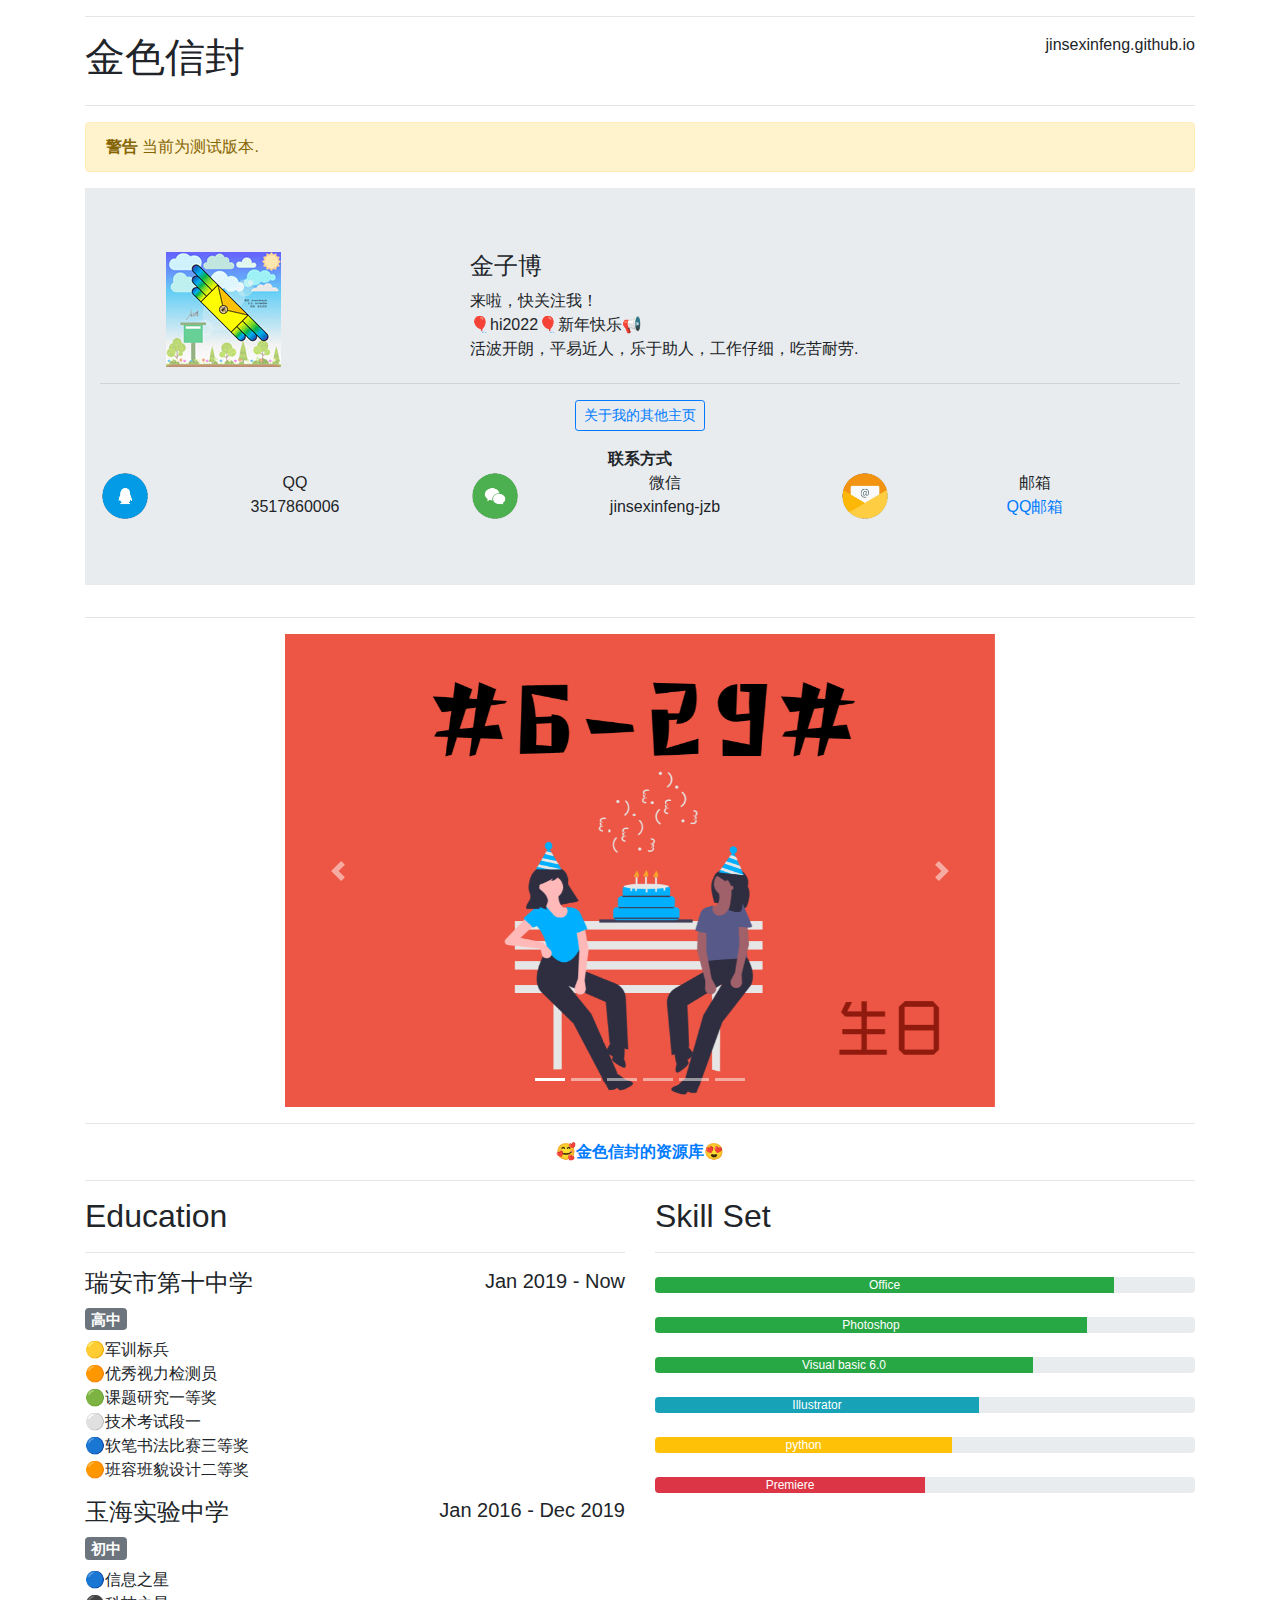
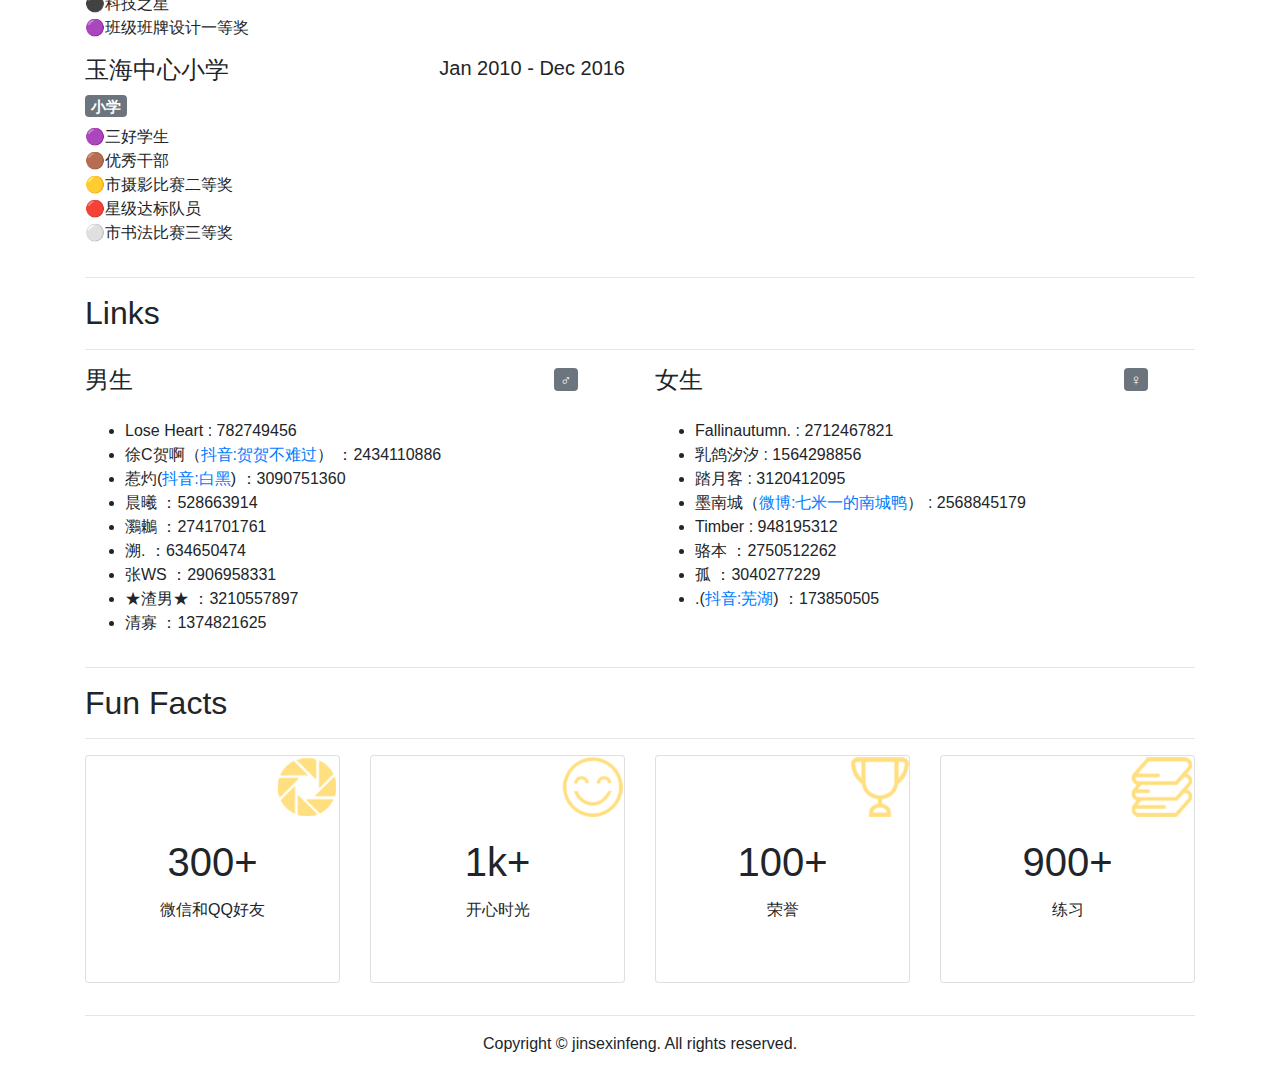
<file: test.html>
<!DOCTYPE html>
<html lang="en">
    <head>
        <meta charset="utf-8">
        <meta http-equiv="X-UA-Compatible" content="IE=edge">
        <meta name="viewport" content="width=device-width, initial-scale=1">
        <title>金色信封</title>
        <link rel="shortcut icon" type="image/x-icon" href="images/favicon.ico">
        <meta itemprop="name" content="金色信封"/>
        <meta itemprop="image" content="images/Pic-Au.jpg" />
        <meta name="description" itemprop="description" content="金子博的个人网站" />
        <meta name="description"  content="金子博的个人网站">
        <meta name="Keywords" content="网站,博客,金子博,个人,金色信封,Au,3517860006">
        <!-- Bootstrap -->
        <link href="css/bootstrap-4.0.0.css" rel="stylesheet">

        <script>
          var _hmt = _hmt || [];
          (function() {
            var hm = document.createElement("script");
            hm.src = "https://hm.baidu.com/hm.js?80b2da0150341a65f5c556774f7f642c";
            var s = document.getElementsByTagName("script")[0]; 
            s.parentNode.insertBefore(hm, s);
          })();
        </script>
    </head>
  <body>
    <div class="container">
      <hr>
      <div class="row">
        <div class="col-6">
          <h1><span aria-hidden="true">金色信封</span></h1>
        </div>
        <div class="col-6">
          <p class="text-right">jinsexinfeng.github.io</p>
        </div>
      </div>
      <hr>
      <div class="alert alert-warning alert-dismissible fade show" role="alert">
          <strong>警告</strong> 当前为测试版本.
          <button type="button" class="close" data-dismiss="alert" aria-label="Close">
          </button>
      </div>
      <div class="jumbotron jumbotron-fluid col-sm-12">
         <div class="container">
            <div class="row">
                <div class="col-sm-12 col-md-3 text-center">
                  <img src="images/Pic-Au.jpg" alt="Generic placeholder image">
                  <br>
                </div>
                <div class="col-sm-12 col-md-1">
                    <!-- 空 -->
                </div>
                <div class="col-sm-12 col-md-8">
                  <div class="media">
                    <div class="media-body">
                        <span aria-hidden="true">
                          <h4 class="mt-0">金子博</h4>
                          来啦，快关注我！<br>
                          🎈hi2022🎈新年快乐📢<br>
                          活波开朗，平易近人，乐于助人，工作仔细，吃苦耐劳.<br>
                        </span>
                    </div>
                  </div>
                </div>
                <div class="col-12 text-center">
                    <hr>
                    <p>
                        <span aria-hidden="true">
                            <button class="btn btn-outline-primary btn-sm" type="button" data-toggle="collapse" data-target="#collapseExample" aria-expanded="false" aria-controls="collapseExample">
                                关于我的其他主页
                            </button>
                        </span>
                    </p>
                    <div class="collapse" id="collapseExample">
                        <div class="card card-body"><div class="row">
                            <div class="col-sm-4 text-center col-lg-3 col-6">
                                <a href="http://blog.sina.com.cn/u/3250150087">
                                    <img src="images/icon/1.png" class="rounded mx-auto d-block" height= "50" width="50" alt="icon">
                                    新浪博客
                                </a>
                            </div> 
                            <div class="col-sm-4 text-center col-lg-3 col-6">
                                <a href="https://weibo.com/3250150087/">
                                    <img src="images/icon/2.png" class="rounded mx-auto d-block" height= "50" width="50" alt="icon">
                                    新浪微博
                                </a>
                            </div>
                            <div class="col-sm-4 text-center col-lg-3 col-6">
                                <a href="https://t.kugou.com/2J2hX88wsV2">
                                    <img src="images/icon/3.png" class="rounded mx-auto d-block" height= "50" width="50" alt="icon">
                                    酷狗音乐
                                </a>
                            </div>
                            <div class="col-sm-4 text-center col-lg-3 col-6">
                                <a href="https://v.douyin.com/JVFHYav/">
                                    <img src="images/icon/4.png" class="rounded mx-auto d-block" height= "50" width="50" alt="icon">
                                    抖音
                                </a>
                            </div>
                            <div class="col-sm-4 text-center col-lg-3 col-6">
                                <a href="https://www.coolapk.com/u/1242007">
                                    <img src="images/icon/5.png" class="rounded mx-auto d-block" height= "50" width="50" alt="icon">
                                    酷安
                                </a>
                            </div>
                            <div class="col-sm-4 text-center col-lg-3 col-6">
                                <a href="https://github.com/jinsexinfeng">
                                    <img src="images/icon/6.png" class="rounded mx-auto d-block" height= "50" width="50" alt="icon">
                                    Github
                                </a> 
                            </div>
                            <div class="col-sm-4 text-center col-lg-3 col-6">
                                <a href="http://music.163.com/m/user/home?id=614720097">
                                    <img src="images/icon/7.png" class="rounded mx-auto d-block" height= "50" width="50" alt="icon">
                                    网易云
                                </a>
                            </div>
                        </div></div>
                    </div>
                </div>
                <div class="col-8 offset-2 offset-md-0 col-md-12">
                    <div class="row text-center">
                        <div class="col-12">
                            <span aria-hidden="true">
                                <strong>联系方式</strong><br>
                            </span>
                        </div>
                        <div class="col-12 col-md-4">
                            <img src="images/icon/8.png" class="rounded float-left" height= "50" width="50" alt="icon">
                            QQ<br>
                            3517860006<br>
                        </div>
                        <div class="col-12 col-md-4">
                            <img src="images/icon/9.png" class="rounded float-left" height= "50" width="50" alt="icon">
                            微信<br>
                            jinsexinfeng-jzb<br>
                        </div>
                        <div class="col-12 col-md-4">
                            <img src="images/icon/10.png" class="rounded float-left" height= "50" width="50" alt="icon">
                            邮箱<br>
                            <a href="mailto:3517860006@qq.com">QQ邮箱</a>
                        </div>
                    </div>
                </div>
            </div>
         </div>
      </div>
      <hr>
      <div class="col-md-8 col-sm-12 col-lg-8 offset-md-2">
        <div id="carouselExampleIndicators" class="carousel slide" data-ride="carousel">
          <ol class="carousel-indicators">
            <li data-target="#carouselExampleIndicators" data-slide-to="0" class="active"></li>
            <li data-target="#carouselExampleIndicators" data-slide-to="1"></li>
            <li data-target="#carouselExampleIndicators" data-slide-to="2"></li>
            <li data-target="#carouselExampleIndicators" data-slide-to="3"></li>
            <li data-target="#carouselExampleIndicators" data-slide-to="4"></li>
            <li data-target="#carouselExampleIndicators" data-slide-to="5"></li>
          </ol>
          <div class="carousel-inner">
            <div class="carousel-item active">
                <picture>
                    <source srcset="images/Au-m-1.PNG" media="(max-width:768px)">
                    <img class="d-block w-100" src="images/Au-1.PNG" alt="First slide">
                </picture>
            </div>
            <div class="carousel-item">
                <picture>
                     <source srcset="images/Au-m-2.PNG" media="(max-width:768px)">
                     <img class="d-block w-100" src="images/Au-2.PNG" alt="Second slide">
                </picture>
            </div>
            <div class="carousel-item">
                <picture>
                     <source srcset="images/Au-m-3.PNG" media="(max-width:768px)">
                     <img class="d-block w-100" src="images/Au-3.PNG" alt="Third slide">
                </picture>
            </div>
            <div class="carousel-item">
                <picture>
                     <source srcset="images/Au-m-4.PNG" media="(max-width:768px)">
                     <img class="d-block w-100" src="images/Au-4.PNG" alt="Forth slide">
                </picture>
            </div>
            <div class="carousel-item">
               <picture>
                     <source srcset="images/Au-m-5.PNG" media="(max-width:768px)">
                     <img class="d-block w-100" src="images/Au-5.PNG" alt="Fifth slide">
                </picture>
            </div>
            <div class="carousel-item">
                <picture>
                     <source srcset="images/Au-m-6.PNG" media="(max-width:768px)">
                     <img class="d-block w-100" src="images/Au-6.PNG" alt="Sixth slide">
                </picture>
            </div>
          </div>
          <a class="carousel-control-prev" href="#carouselExampleIndicators" role="button" data-slide="prev">
            <span class="carousel-control-prev-icon" aria-hidden="true"></span>
            <span class="sr-only">上一张</span>
          </a>
          <a class="carousel-control-next" href="#carouselExampleIndicators" role="button" data-slide="next">
            <span class="carousel-control-next-icon" aria-hidden="true"></span>
            <span class="sr-only">下一张</span>
          </a>
        </div>
      </div>
      <hr>
      <div class=" offset-lg-0 col-lg-12 col-md-12 col-sm-12">
          <p class="text-center">
              <a href="xxzl.html">
                    <strong>🥰金色信封的资源库😍<br></strong>
              </a>
          </p>
      </div>
      <hr>
      <div class="row">
        <div class="col-md-6 col-sm-12">
          <h2><span aria-hidden="true">Education</span></h2>
          <hr>
          <div class="row">
            <div class="col-6">
              <h4>瑞安市第十中学</h4>
            </div>
            <div class="col-6">
              <h5 class="text-right">Jan 2019 - Now</h5>
            </div>
          </div>
          <h5><span class="badge badge-secondary">高中</span></h5>
              <p>
                🟡军训标兵<br>
                🟠优秀视力检测员<br>
                🟢课题研究一等奖<br>
                ⚪技术考试段一<br>
                🔵软笔书法比赛三等奖<br>
                🟠班容班貌设计二等奖<br>
              </p>
          <div class="row">
            <div class="col-6">
              <h4>玉海实验中学</h4>
            </div>
            <div class="col-6">
              <h5 class="text-right">Jan 2016 - Dec 2019</h5>
            </div>
          </div>
          <h5><span class="badge badge-secondary">初中</span></h5>
              <p>
                🔵信息之星<br>
                ⚫科技之星<br>
                🟣班级班牌设计一等奖<br>
              </p>
          <div class="row">
            <div class="col-6">
              <h4>玉海中心小学</h4>
            </div>
            <div class="col-6">
              <h5 class="text-right">Jan 2010 - Dec 2016</h5>
            </div>
          </div>
          <h5><span class="badge badge-secondary">小学</span></h5>
              <p>
                🟣三好学生<br>
                🟤优秀干部<br>
                🟡市摄影比赛二等奖<br>
                🔴星级达标队员<br>
                ⚪市书法比赛三等奖<br>
              </p>
        </div>
        <div class="col-md-6 col-sm-12">
          <h2><span aria-hidden="true">Skill Set</span></h2>
          <hr>
          <div class="progress mt-4">
            <div class="progress-bar bg-success" role="progressbar" aria-valuenow="85" aria-valuemin="0" aria-valuemax="100" style="width: 85%"> Office</div>
          </div>
          <div class="progress mt-4">
            <div class="progress-bar bg-success" role="progressbar" aria-valuenow="80" aria-valuemin="0" aria-valuemax="100" style="width: 80%"> Photoshop</div>
          </div>
          <div class="progress mt-4">
            <div class="progress-bar bg-success" role="progressbar" aria-valuenow="70" aria-valuemin="0" aria-valuemax="100" style="width: 70%"> Visual basic 6.0</div>
          </div>
          <div class="progress mt-4">
            <div class="progress-bar bg-info" role="progressbar" aria-valuenow="60" aria-valuemin="0" aria-valuemax="100" style="width: 60%"> Illustrator</div>
          </div>
          <div class="progress mt-4">
            <div class="progress-bar bg-warning" role="progressbar" aria-valuenow="55" aria-valuemin="0" aria-valuemax="100" style="width: 55%"> python</div>
          </div>
          <div class="progress mt-4">
            <div class="progress-bar bg-danger" role="progressbar" aria-valuenow="50" aria-valuemin="0" aria-valuemax="100" style="width: 50%"> Premiere</div>
          </div>
        </div>
      </div>
      <hr>
      <h2><span aria-hidden="true">Links</span></h2>
      <hr>
      <div class="row">
        <div class="col-md-6 col-sm-12">
          <div class="row">
            <div class="col-5">
              <h4><span aria-hidden="true">男生</span></h4>
            </div>
            <div class="col-6">
              <h5 class="text-right"><span class="badge badge-secondary">♂</span></h5>
            </div>
          </div>
          <p>
            <ul>
                <li>Lose Heart : 782749456</li><!--张含其-->
                <li>徐C贺啊（<a href="https://v.douyin.com/JVFWaue/">抖音:贺贺不难过</a>） ：2434110886</li><!--徐晨贺-->
                <li>惹灼(<a href="https://v.douyin.com/JEXGYhk/">抖音:白黑</a>) ：3090751360</li><!--杨钰鸣-->
                <li>晨曦 ：528663914</li><!--陈明泽-->
                <li>鸂鶒 ：2741701761</li><!--陈思炀-->
                <li>溯. ：634650474</li><!--张杰磊-->
                <li>张WS ：2906958331</li><!--张万松-->
                <li>★渣男★ ：3210557897</li><!--詹昕昱-->
                <li>清寡 ：1374821625</li><!--骆俊豪-->
            </ul>
          </p>
        </div>
        <div class="col-md-6 col-sm-12">
          <div class="row">
            <div class="col-5">
              <h4><span aria-hidden="true">女生</span></h4>
            </div>
            <div class="col-6">
              <h5 class="text-right"><span class="badge badge-secondary">♀</span></h5>
              </div>
          </div>
          <p>
            <ul>
                <li>Fallinautumn. : 2712467821</li><!--杨斯琪-->
                <li>乳鸽汐汐 : 1564298856</li><!--黄冰冰-->
                <li>踏月客 : 3120412095</li><!--林徐明捷-->
                <li>墨南城（<a href="https://weibo.com/u/6375918003">微博:七米一的南城鸭</a>） : 2568845179</li><!--周晓露-->
                <li>Timber : 948195312</li><!--林洵-->
                <li>骆本 ：2750512262</li><!--方译-->
                <li>孤 ：3040277229</li><!--童忆晨-->
                <li>.(<a href="https://v.douyin.com/JE481pR/">抖音:芜湖</a>) ：173850505</li><!--尤若婷-->
            </ul>
          </p>
        </div>
      </div>
      <hr>
      <h2><span aria-hidden="true">Fun Facts</span></h2>
      <hr>
      <div class="row text-center">
          <div class="col-6 col-lg-3">
              <div class="card" >
                  <img class="card-img-top" src="images/N1.png" alt="Card image cap">
                  <div class="card-body">
                      <h1 class="card-title">300+</h1>
                      <p class="card-text">微信和QQ好友</p>
                      <br>
                  </div>
              </div>
              <p></p>
          </div>
          <div class="col-lg-3 col-6">
              <div class="card" >
                  <img class="card-img-top" src="images/N2.png" alt="Card image cap">
                  <div class="card-body">
                      <h1 class="card-title">1k+</h1>
                      <p class="card-text">开心时光</p>
                      <br>
                  </div>
              </div>
              <p></p>
         </div>
          <div class="col-lg-3 col-6">
              <div class="card" >
                  <img class="card-img-top" src="images/N3.png" alt="Card image cap">
                  <div class="card-body">
                      <h1 class="card-title">100+</h1>
                      <p class="card-text">荣誉</p>
                      <br>
                  </div>
              </div>
              <p></p>
          </div>
          <div class="col-lg-3 col-6">
              <div class="card" >
                  <img class="card-img-top" src="images/N4.png" alt="Card image cap">
                  <div class="card-body">
                      <h1 class="card-title">900+</h1>
                      <p class="card-text">练习</p>
                      <br>
                  </div>
              </div>
              <p></p>
          </div>
      </div>
      <!--
      <hr>
      <h2>Contact</h2>
      <hr>
      <div class="container">
        <div class="row justify-content-center">
          <div class="col-lg-8  col-12 jumbotron">
            <form>
              <div class="form-group">
                <label for="name">Name</label>
                <input type="text" class="form-control" id="name" name="name" placeholder="Name">
              </div>
              <div class="form-group">
                <label for="email">E-Mail</label>
                <input type="email" class="form-control" id="email" name="email" placeholder="Email Address" aria-describedby="emailHelp">
                <span id="emailHelp" class="form-text text-muted" style="display: none;">Please enter a valid e-mail address.</span>
              </div>
              <div class="form-group">
                <label for="message">Message</label>
                <textarea rows="10" cols="100" class="form-control" id="message" name="message" placeholder="Message" aria-describedby="messageHelp"></textarea>
                <span id="messageHelp" class="form-text text-muted" style="display: none;">Please enter a message.</span>
              </div>
              <div class="text-center">
                <button type="submit" class="btn btn-primary">Submit</button>
              </div>
            </form>
          </div>
        </div>
      </div>
-->
      <hr>
      <footer class="text-center">
        <div class="container">
          <div class="row">
            <div class="col-12">
              <p>Copyright © jinsexinfeng. All rights reserved.</p>
            </div>
          </div>
        </div>
      </footer>
    </div>
    <!-- jQuery (necessary for Bootstrap's JavaScript plugins) -->
    <script src="js/jquery-3.2.1.min.js"></script>
    <!-- Include all compiled plugins (below), or include individual files as needed -->
    <script src="js/popper.min.js"></script>
    <script src="js/bootstrap-4.0.0.js"></script>
  </body>
</html>
</file>
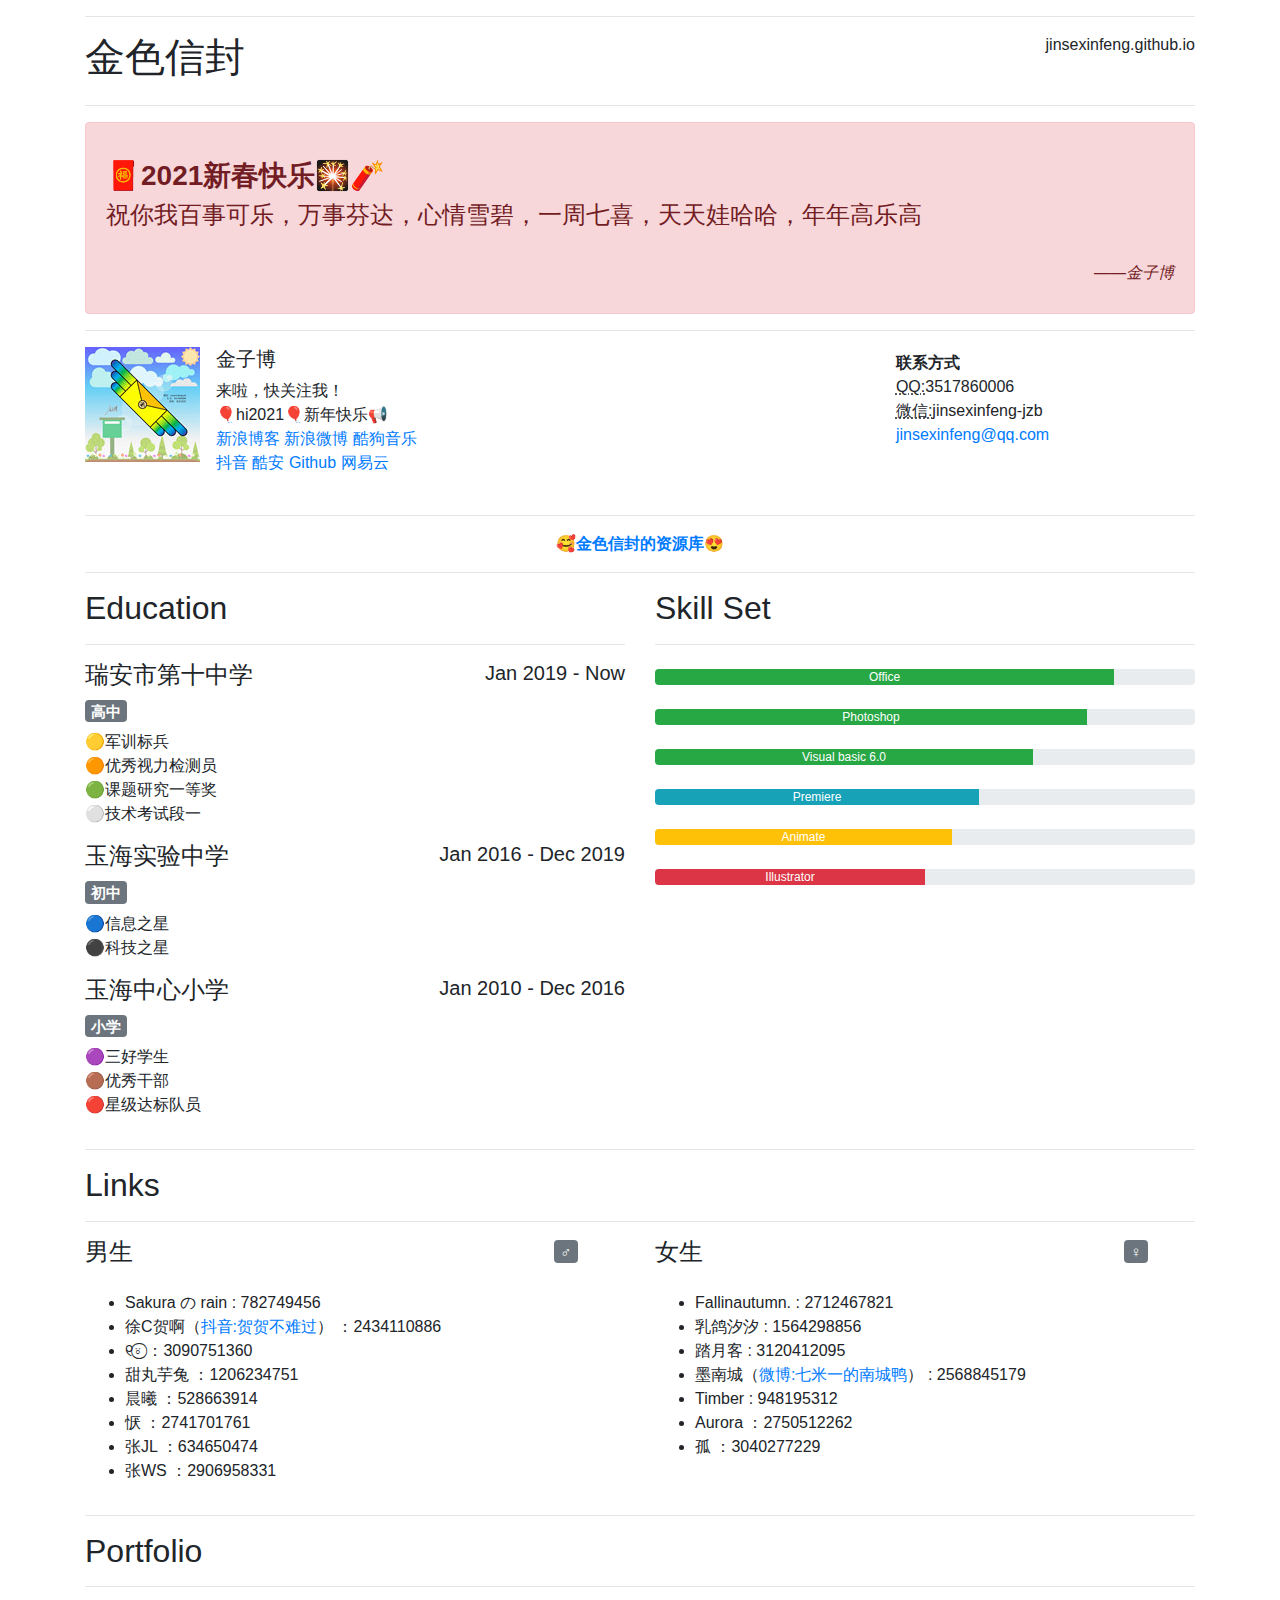
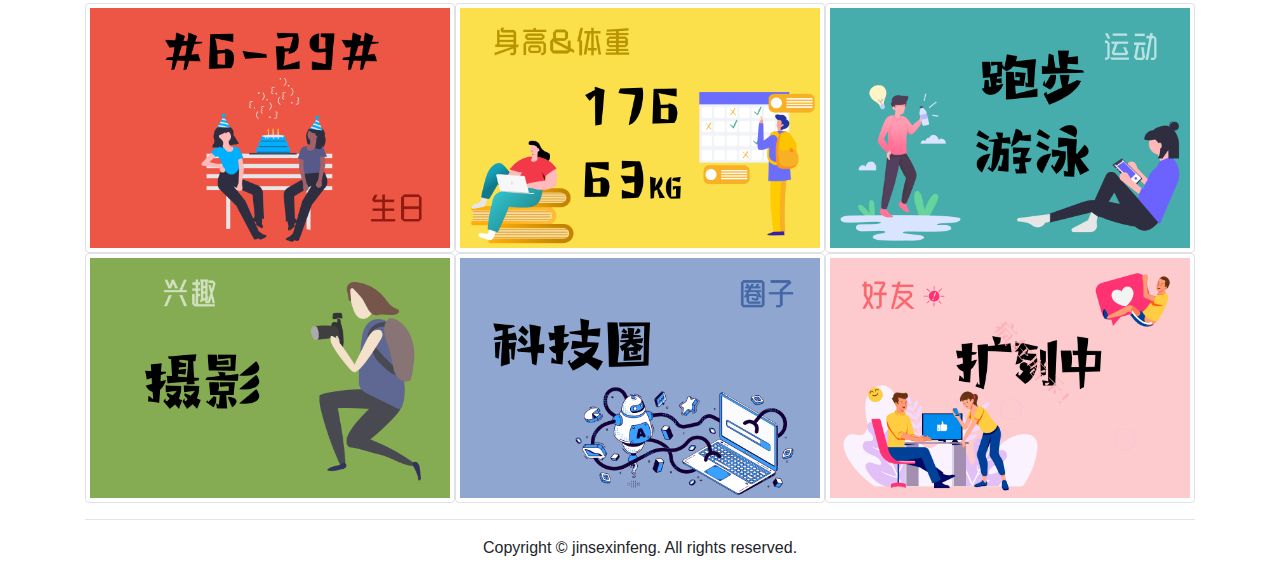
<file: v1.0.html>
<!DOCTYPE html>
<html lang="en">
  <head>
    <meta charset="utf-8">
    <meta http-equiv="X-UA-Compatible" content="IE=edge">
    <meta name="viewport" content="width=device-width, initial-scale=1">
    <title>金色信封</title>
      <link rel="shortcut icon" type="image/x-icon" href="images/favicon.ico">
    <!-- Bootstrap -->
    <link href="css/bootstrap-4.0.0.css" rel="stylesheet">
      
      <script>
var _hmt = _hmt || [];
(function() {
  var hm = document.createElement("script");
  hm.src = "https://hm.baidu.com/hm.js?80b2da0150341a65f5c556774f7f642c";
  var s = document.getElementsByTagName("script")[0]; 
  s.parentNode.insertBefore(hm, s);
})();
</script>

  </head>
  <body>
    <div class="container">
      <hr>
      <div class="row">
        <div class="col-6">
          <h1>金色信封</h1>
        </div>
        <div class="col-6">
          <p class="text-right">jinsexinfeng.github.io</p>
        </div>
      </div>
      <hr>
        <div class="alert alert-danger" role="alert">
            <br>
      <h3 class="alert-heading"><strong>🧧2021新春快乐🎇🧨</strong><br></h3>
       <h4> 祝你我百事可乐，万事芬达，心情雪碧，一周七喜，天天娃哈哈，年年高乐高</h4>
        <br>
       <p class="font-italic text-right">——金子博</p>

        </div>
        <hr>
      <div class="row">
        <div class="col-md-8 col-sm-12 col-lg-7">
          <div class="media">
            <img class="mr-3" src="images/Pic-Au.jpg" alt="Generic placeholder image">
            <div class="media-body">
              <h5 class="mt-0">金子博</h5>
              来啦，快关注我！<br>
              🎈hi2021🎈新年快乐📢<br>
              <a href="http://blog.sina.com.cn/u/3250150087">新浪博客</a> 
              <a href="https://weibo.com/3250150087/">新浪微博</a> 
              <a href="https://t.kugou.com/2J2hX88wsV2">酷狗音乐</a><br> 
              <a href="https://v.douyin.com/JVFHYav/">抖音</a>
              <a href="https://www.coolapk.com/u/1242007">酷安</a>
              <a href="https://github.com/jinsexinfeng">Github</a> 
              <a href="http://music.163.com/m/user/home?id=614720097">网易云</a><br>
                <br>
            </div>
          </div>
        </div>
        <div class="col-md-4 col-sm-12 col-lg-5">
          <div class="row justify-content-md-around m-1">
            <address>
              <strong>联系方式</strong><br>
              <abbr title="腾讯QQ">QQ:</abbr>3517860006 <br>
              <abbr title="微信WeChat">微信:</abbr>jinsexinfeng-jzb <br>
              <a href="mailto:3517860006@qq.com">jinsexinfeng@qq.com</a>
            </address>
          </div>
</div>
</div>
      <hr>
        <div class=" offset-lg-0 col-lg-12 col-md-12 col-sm-12">
            <p class="text-center"><strong><a href="xxzl.html">🥰金色信封的资源库😍</a></strong><br></p>
        </div>
      <hr>
      <div class="row">
        <div class="col-md-6 col-sm-12">
          <h2>Education</h2>
          <hr>
            <div class="row">
            <div class="col-6">
              <h4>瑞安市第十中学</h4>
            </div>
            <div class="col-6">
              <h5 class="text-right"><span aria-hidden="true"></span> Jan 2019 - Now</h5>
            </div>
          </div>
          <h5><span class="badge badge-secondary">高中</span></h5>
          🟡军训标兵<br>
          🟠优秀视力检测员<br>
          🟢课题研究一等奖<br>
          ⚪技术考试段一<br>
            <p></p>
          <div class="row">
            <div class="col-6">
              <h4>玉海实验中学</h4>
            </div>
            <div class="col-6">
              <h5 class="text-right"><span aria-hidden="true"></span> Jan 2016 - Dec 2019</h5>
            </div>
          </div>
          <h5><span class="badge badge-secondary">初中</span></h5>
          🔵信息之星<br>
          ⚫科技之星<br>
            <p></p>
          <div class="row">
            <div class="col-6">
              <h4>玉海中心小学</h4>
            </div>
            <div class="col-6">
              <h5 class="text-right"><span aria-hidden="true"></span> Jan 2010 - Dec 2016</h5>
            </div>
          </div>
          <h5><span class="badge badge-secondary">小学</span></h5>
          🟣三好学生<br>
          🟤优秀干部<br>
          🔴星级达标队员<br>
            <p></p>
        </div>
        <div class="col-md-6 col-sm-12">
          <h2>Skill Set</h2>
          <hr>
          <div class="progress mt-4">
            <div class="progress-bar bg-success" role="progressbar" aria-valuenow="85" aria-valuemin="0" aria-valuemax="100" style="width: 85%"> Office</div>
          </div>
          <div class="progress mt-4">
            <div class="progress-bar bg-success" role="progressbar" aria-valuenow="80" aria-valuemin="0" aria-valuemax="100" style="width: 80%"> Photoshop</div>
          </div>
          <div class="progress mt-4">
            <div class="progress-bar bg-success" role="progressbar" aria-valuenow="70" aria-valuemin="0" aria-valuemax="100" style="width: 70%"> Visual basic 6.0</div>
          </div>
          <div class="progress mt-4">
            <div class="progress-bar bg-info" role="progressbar" aria-valuenow="60" aria-valuemin="0" aria-valuemax="100" style="width: 60%"> Premiere</div>
          </div>
          <div class="progress mt-4">
            <div class="progress-bar bg-warning" role="progressbar" aria-valuenow="55" aria-valuemin="0" aria-valuemax="100" style="width: 55%"> Animate</div>
          </div>
          <div class="progress mt-4">
            <div class="progress-bar bg-danger" role="progressbar" aria-valuenow="50" aria-valuemin="0" aria-valuemax="100" style="width: 50%"> Illustrator</div>
          </div>
          </div>
</div>
      <hr>
      <h2>Links</h2>
      <hr>
      <div class="row">
        <div class="col-md-6 col-sm-12">
          <div class="row">
            <div class="col-5">
              <h4>男生</h4>
            </div>
            <div class="col-6">
              <h5 class="text-right"><span aria-hidden="true"></span><span class="badge badge-secondary">♂</span></h5>
            </div>
          </div>
          <p></p>
          <ul>
            <li>Sakura の rain : 782749456</li>
            <li>徐C贺啊（<a href="https://v.douyin.com/JVFWaue/">抖音:贺贺不难过</a>） ：2434110886</li>
            <li>୧⍤⃝ ：3090751360</li>
            <li>甜丸芋兔 ：1206234751</li>
            <li>晨曦 ：528663914</li>
            <li>恹 ：2741701761</li>
            <li>张JL ：634650474</li>
            <li>张WS ：2906958331</li>
          </ul>
        </div>
        <div class="col-md-6 col-sm-12">
          <div class="row">
            <div class="col-5">
              <h4>女生</h4>
            </div>
            <div class="col-6">
              <h5 class="text-right"><span aria-hidden="true"></span><span class="badge badge-secondary">♀</span></h5>
              </div>
          </div>
          <p></p>
          <ul>
            <li>Fallinautumn. : 2712467821</li>
            <li>乳鸽汐汐 : 1564298856</li>
            <li>踏月客 : 3120412095</li>
            <li>墨南城（<a href="https://weibo.com/u/6375918003">微博:七米一的南城鸭</a>） : 2568845179</li>
            <li>Timber : 948195312</li>
            <li>Aurora ：2750512262</li>
            <li>孤 ：3040277229</li>
          </ul>
        </div>
      </div>
      <hr>
      <h2>Portfolio</h2>
      <hr>
      <div class="container">
        <div class="row text-center">
          <div class="col-sm-4 col-12 p-0"><img class="img-thumbnail"  src="images/Au-1.PNG" alt=""></div>
          <div class="col-sm-4 col-12 p-0"><img class="img-thumbnail"  src="images/Au-2.PNG" alt=""></div>
          <div class="col-sm-4 col-12 p-0"><img class="img-thumbnail"  src="images/Au-3.PNG" alt=""></div>
        </div>
        <div class="row text-center">
          <div class="col-sm-4 col-12 p-0"><img class="img-thumbnail"  src="images/Au-4.PNG" alt=""></div>
          <div class="col-sm-4 col-12 p-0"><img class="img-thumbnail"  src="images/Au-5.PNG" alt=""></div>
          <div class="col-sm-4 col-12 p-0"><img class="img-thumbnail"  src="images/Au-6.PNG" alt=""></div>
        </div>
      </div>
<!--
      <hr>
      <h2>Contact</h2>
      <hr>
      <div class="container">
        <div class="row justify-content-center">
          <div class="col-lg-8  col-12 jumbotron">
            <form>
              <div class="form-group">
                <label for="name">Name</label>
                <input type="text" class="form-control" id="name" name="name" placeholder="Name">
              </div>
              <div class="form-group">
                <label for="email">E-Mail</label>
                <input type="email" class="form-control" id="email" name="email" placeholder="Email Address" aria-describedby="emailHelp">
                <span id="emailHelp" class="form-text text-muted" style="display: none;">Please enter a valid e-mail address.</span>
              </div>
              <div class="form-group">
                <label for="message">Message</label>
                <textarea rows="10" cols="100" class="form-control" id="message" name="message" placeholder="Message" aria-describedby="messageHelp"></textarea>
                <span id="messageHelp" class="form-text text-muted" style="display: none;">Please enter a message.</span>
              </div>
              <div class="text-center">
                <button type="submit" class="btn btn-primary">Submit</button>
              </div>
            </form>
          </div>
        </div>
      </div>
-->
      <hr>
      <footer class="text-center">
        <div class="container">
          <div class="row">
            <div class="col-12">
              <p>Copyright © jinsexinfeng. All rights reserved.</p>
            </div>
          </div>
        </div>
      </footer>
    </div>
    <!-- jQuery (necessary for Bootstrap's JavaScript plugins) -->
    <script src="js/jquery-3.2.1.min.js"></script>
    <!-- Include all compiled plugins (below), or include individual files as needed -->
    <script src="js/popper.min.js"></script>
    <script src="js/bootstrap-4.0.0.js"></script>
  </body>
</html>
</file>
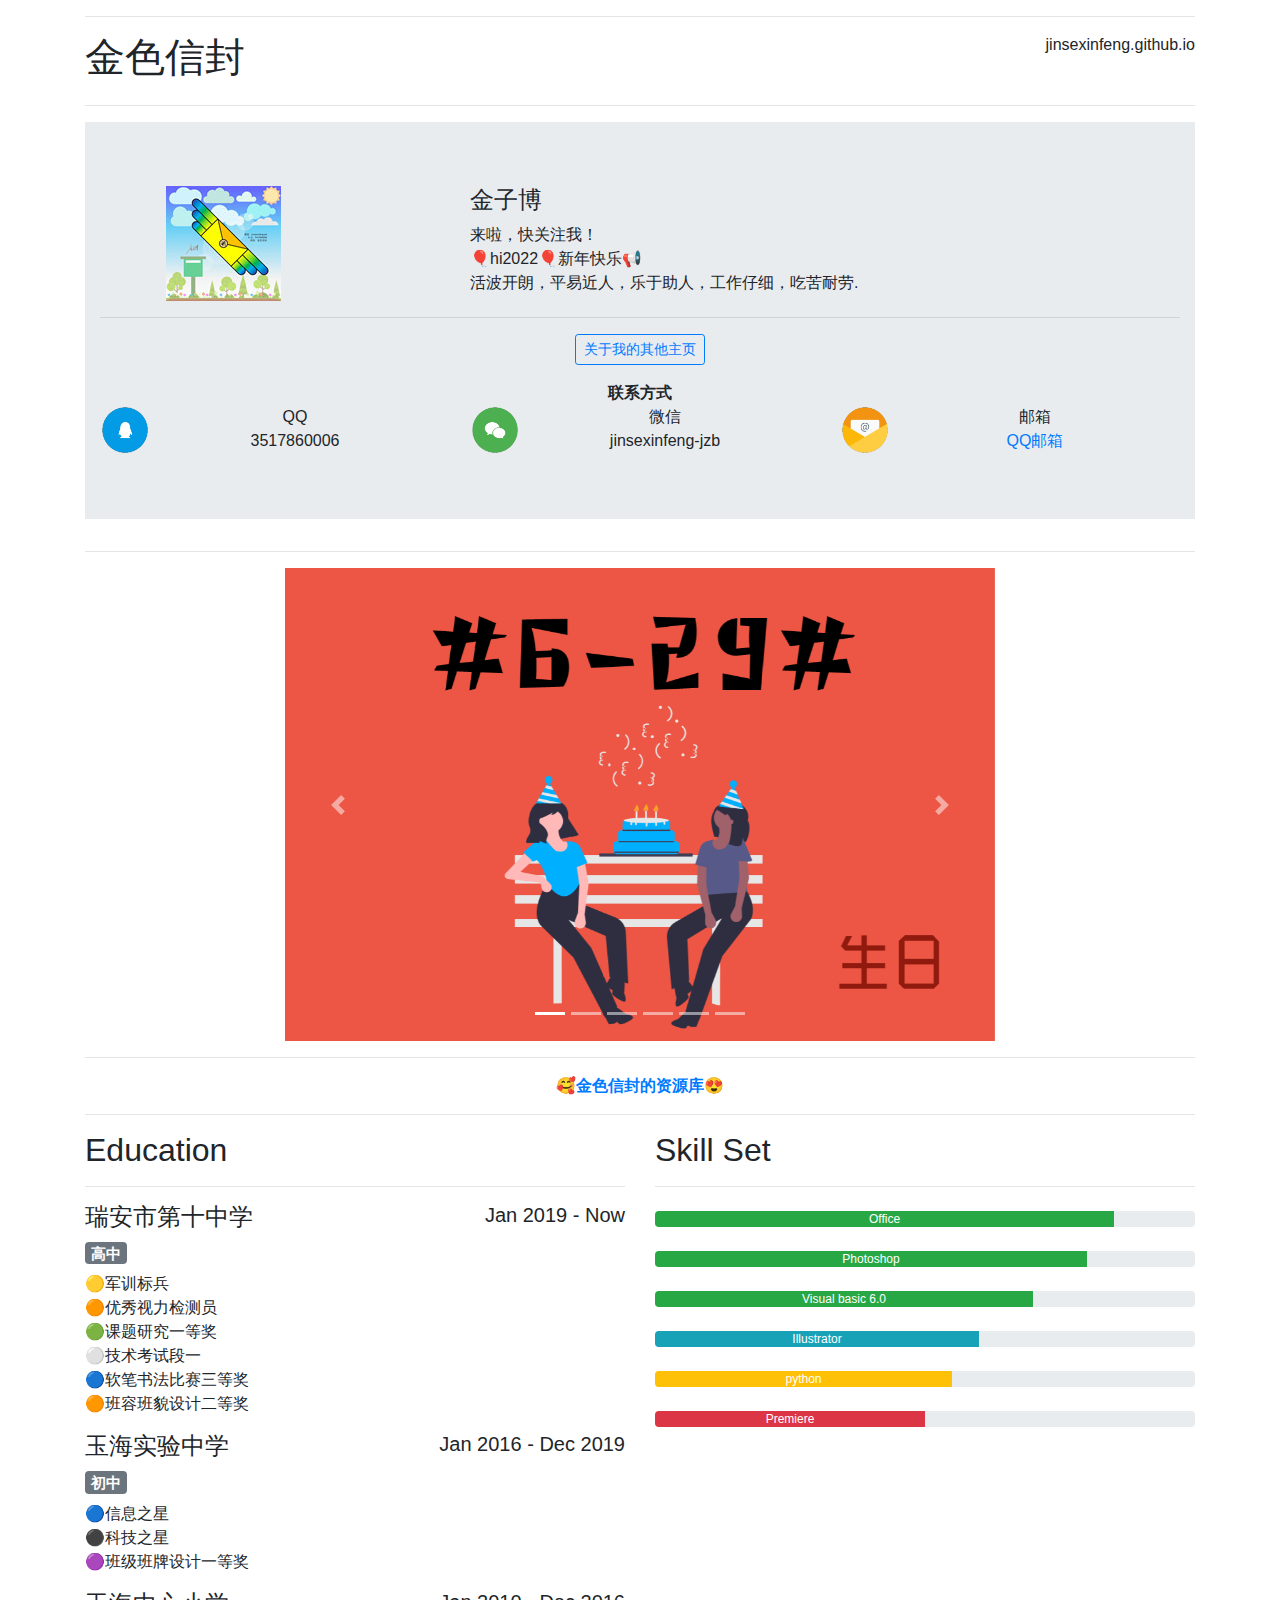
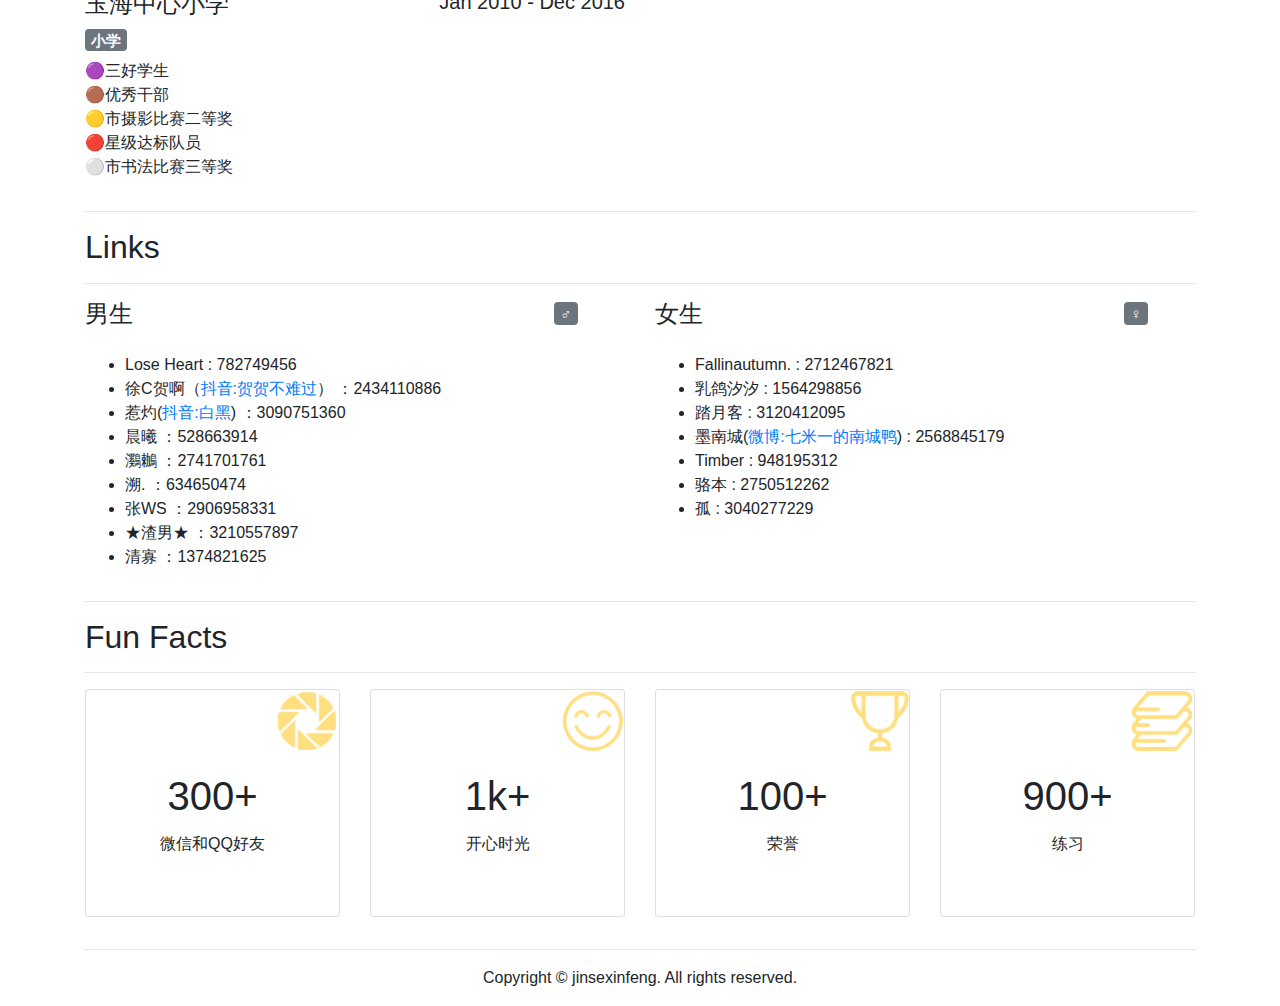
<file: v2.0.html>
<!DOCTYPE html>
<html lang="en">
    <head>
        <meta charset="utf-8">
        <meta http-equiv="X-UA-Compatible" content="IE=edge">
        <meta name="viewport" content="width=device-width, initial-scale=1">
        <title>金色信封</title>
        <link rel="shortcut icon" type="image/x-icon" href="images/favicon.ico">
        <meta itemprop="name" content="金色信封"/>
        <meta itemprop="image" content="images/Pic-Au.jpg" />
        <meta name="description" itemprop="description" content="金子博的个人网站" />
        <meta name="description"  content="金子博的个人网站">
        <meta name="Keywords" content="网站,博客,金子博,个人,金色信封,Au,3517860006">
        <!-- Bootstrap -->
        <link href="css/bootstrap-4.0.0.css" rel="stylesheet">

        <script>
          var _hmt = _hmt || [];
          (function() {
            var hm = document.createElement("script");
            hm.src = "https://hm.baidu.com/hm.js?80b2da0150341a65f5c556774f7f642c";
            var s = document.getElementsByTagName("script")[0]; 
            s.parentNode.insertBefore(hm, s);
          })();
        </script>
    </head>
  <body>
    <div class="container">
      <hr>
      <div class="row">
        <div class="col-6">
          <h1>金色信封</h1>
        </div>
        <div class="col-6">
          <p class="text-right">jinsexinfeng.github.io</p>
        </div>
      </div>
      <hr>
      <div class="jumbotron jumbotron-fluid col-sm-12">
         <div class="container">
            <div class="row">
                <div class="col-sm-12 col-md-3 text-center">
                  <img src="images/Pic-Au.jpg" alt="Generic placeholder image">
                  <br>
                </div>
                <div class="col-sm-12 col-md-1">
                    <!-- 空 -->
                </div>
                <div class="col-sm-12 col-md-8">
                  <div class="media">
                    <div class="media-body">
                        <h4 class="mt-0">金子博</h4>
                        来啦，快关注我！<br>
                        🎈hi2022🎈新年快乐📢<br>
                        活波开朗，平易近人，乐于助人，工作仔细，吃苦耐劳.<br>
                    </div>
                  </div>
                </div>
                <div class="col-12 text-center">
                    <hr>
                      <p>
                        <button class="btn btn-outline-primary btn-sm" type="button" data-toggle="collapse" data-target="#collapseExample" aria-expanded="false" aria-controls="collapseExample">
                            关于我的其他主页
                        </button>
                      </p>
                    <div class="collapse" id="collapseExample">
                        <div class="card card-body"><div class="row">
                            <div class="col-sm-4 text-center col-lg-3 col-6">
                                <a href="http://blog.sina.com.cn/u/3250150087">
                                    <img src="images/icon/1.png" class="rounded mx-auto d-block" height= "50" width="50" alt="icon">
                                    新浪博客
                                </a>
                            </div> 
                            <div class="col-sm-4 text-center col-lg-3 col-6">
                                <a href="https://weibo.com/3250150087/">
                                    <img src="images/icon/2.png" class="rounded mx-auto d-block" height= "50" width="50" alt="icon">
                                    新浪微博
                                </a>
                            </div>
                            <div class="col-sm-4 text-center col-lg-3 col-6">
                                <a href="https://t.kugou.com/2J2hX88wsV2">
                                    <img src="images/icon/3.png" class="rounded mx-auto d-block" height= "50" width="50" alt="icon">
                                    酷狗音乐
                                </a>
                            </div>
                            <div class="col-sm-4 text-center col-lg-3 col-6">
                                <a href="https://v.douyin.com/JVFHYav/">
                                    <img src="images/icon/4.png" class="rounded mx-auto d-block" height= "50" width="50" alt="icon">
                                    抖音
                                </a>
                            </div>
                            <div class="col-sm-4 text-center col-lg-3 col-6">
                                <a href="https://www.coolapk.com/u/1242007">
                                    <img src="images/icon/5.png" class="rounded mx-auto d-block" height= "50" width="50" alt="icon">
                                    酷安
                                </a>
                            </div>
                            <div class="col-sm-4 text-center col-lg-3 col-6">
                                <a href="https://github.com/jinsexinfeng">
                                    <img src="images/icon/6.png" class="rounded mx-auto d-block" height= "50" width="50" alt="icon">
                                    Github
                                </a> 
                            </div>
                            <div class="col-sm-4 text-center col-lg-3 col-6">
                                <a href="http://music.163.com/m/user/home?id=614720097">
                                    <img src="images/icon/7.png" class="rounded mx-auto d-block" height= "50" width="50" alt="icon">
                                    网易云
                                </a>
                            </div>
                        </div></div>
                    </div>
                </div>
                <div class="col-8 offset-2 offset-md-0 col-md-12">
                    <div class="row text-center">
                        <div class="col-12">
                                <strong>联系方式</strong><br>
                        </div>
                        <div class="col-12 col-md-4">
                            <img src="images/icon/8.png" class="rounded float-left" height= "50" width="50" alt="icon">
                            QQ<br>
                            3517860006<br>
                        </div>
                        <div class="col-12 col-md-4">
                            <img src="images/icon/9.png" class="rounded float-left" height= "50" width="50" alt="icon">
                            微信<br>
                            jinsexinfeng-jzb<br>
                        </div>
                        <div class="col-12 col-md-4">
                            <img src="images/icon/10.png" class="rounded float-left" height= "50" width="50" alt="icon">
                            邮箱<br>
                            <a href="mailto:3517860006@qq.com">QQ邮箱</a>
                        </div>
                    </div>
                </div>
            </div>
         </div>
      </div>
      <hr>
      <div class="col-md-8 col-sm-12 col-lg-8 offset-md-2">
        <div id="carouselExampleIndicators" class="carousel slide" data-ride="carousel">
          <ol class="carousel-indicators">
            <li data-target="#carouselExampleIndicators" data-slide-to="0" class="active"></li>
            <li data-target="#carouselExampleIndicators" data-slide-to="1"></li>
            <li data-target="#carouselExampleIndicators" data-slide-to="2"></li>
            <li data-target="#carouselExampleIndicators" data-slide-to="3"></li>
            <li data-target="#carouselExampleIndicators" data-slide-to="4"></li>
            <li data-target="#carouselExampleIndicators" data-slide-to="5"></li>
          </ol>
          <div class="carousel-inner">
            <div class="carousel-item active">
                <picture>
                    <source srcset="images/Au-m-1.PNG" media="(max-width:768px)">
                    <img class="d-block w-100" src="images/Au-1.PNG" alt="First slide">
                </picture>
            </div>
            <div class="carousel-item">
                <picture>
                     <source srcset="images/Au-m-2.PNG" media="(max-width:768px)">
                     <img class="d-block w-100" src="images/Au-2.PNG" alt="Second slide">
                </picture>
            </div>
            <div class="carousel-item">
                <picture>
                     <source srcset="images/Au-m-3.PNG" media="(max-width:768px)">
                     <img class="d-block w-100" src="images/Au-3.PNG" alt="Third slide">
                </picture>
            </div>
            <div class="carousel-item">
                <picture>
                     <source srcset="images/Au-m-4.PNG" media="(max-width:768px)">
                     <img class="d-block w-100" src="images/Au-4.PNG" alt="Forth slide">
                </picture>
            </div>
            <div class="carousel-item">
               <picture>
                     <source srcset="images/Au-m-5.PNG" media="(max-width:768px)">
                     <img class="d-block w-100" src="images/Au-5.PNG" alt="Fifth slide">
                </picture>
            </div>
            <div class="carousel-item">
                <picture>
                     <source srcset="images/Au-m-6.PNG" media="(max-width:768px)">
                     <img class="d-block w-100" src="images/Au-6.PNG" alt="Sixth slide">
                </picture>
            </div>
          </div>
          <a class="carousel-control-prev" href="#carouselExampleIndicators" role="button" data-slide="prev">
            <span class="carousel-control-prev-icon" aria-hidden="true"></span>
            <span class="sr-only">上一张</span>
          </a>
          <a class="carousel-control-next" href="#carouselExampleIndicators" role="button" data-slide="next">
            <span class="carousel-control-next-icon" aria-hidden="true"></span>
            <span class="sr-only">下一张</span>
          </a>
        </div>
      </div>
      <hr>
      <div class=" offset-lg-0 col-lg-12 col-md-12 col-sm-12">
          <p class="text-center">
              <a href="xxzl.html">
                    <strong>🥰金色信封的资源库😍<br></strong>
              </a>
          </p>
      </div>
      <hr>
      <div class="row">
        <div class="col-md-6 col-sm-12">
          <h2>Education</h2>
          <hr>
          <div class="row">
            <div class="col-6">
              <h4>瑞安市第十中学</h4>
            </div>
            <div class="col-6">
              <h5 class="text-right">Jan 2019 - Now</h5>
            </div>
          </div>
          <h5><span class="badge badge-secondary">高中</span></h5>
              <p>
                🟡军训标兵<br>
                🟠优秀视力检测员<br>
                🟢课题研究一等奖<br>
                ⚪技术考试段一<br>
                🔵软笔书法比赛三等奖<br>
                🟠班容班貌设计二等奖<br>
              </p>
          <div class="row">
            <div class="col-6">
              <h4>玉海实验中学</h4>
            </div>
            <div class="col-6">
              <h5 class="text-right">Jan 2016 - Dec 2019</h5>
            </div>
          </div>
          <h5><span class="badge badge-secondary">初中</span></h5>
              <p>
                🔵信息之星<br>
                ⚫科技之星<br>
                🟣班级班牌设计一等奖<br>
              </p>
          <div class="row">
            <div class="col-6">
              <h4>玉海中心小学</h4>
            </div>
            <div class="col-6">
              <h5 class="text-right">Jan 2010 - Dec 2016</h5>
            </div>
          </div>
          <h5><span class="badge badge-secondary">小学</span></h5>
              <p>
                🟣三好学生<br>
                🟤优秀干部<br>
                🟡市摄影比赛二等奖<br>
                🔴星级达标队员<br>
                ⚪市书法比赛三等奖<br>
              </p>
        </div>
        <div class="col-md-6 col-sm-12">
          <h2>Skill Set</h2>
          <hr>
          <div class="progress mt-4">
            <div class="progress-bar bg-success" role="progressbar" aria-valuenow="85" aria-valuemin="0" aria-valuemax="100" style="width: 85%"> Office</div>
          </div>
          <div class="progress mt-4">
            <div class="progress-bar bg-success" role="progressbar" aria-valuenow="80" aria-valuemin="0" aria-valuemax="100" style="width: 80%"> Photoshop</div>
          </div>
          <div class="progress mt-4">
            <div class="progress-bar bg-success" role="progressbar" aria-valuenow="70" aria-valuemin="0" aria-valuemax="100" style="width: 70%"> Visual basic 6.0</div>
          </div>
          <div class="progress mt-4">
            <div class="progress-bar bg-info" role="progressbar" aria-valuenow="60" aria-valuemin="0" aria-valuemax="100" style="width: 60%"> Illustrator</div>
          </div>
          <div class="progress mt-4">
            <div class="progress-bar bg-warning" role="progressbar" aria-valuenow="55" aria-valuemin="0" aria-valuemax="100" style="width: 55%"> python</div>
          </div>
          <div class="progress mt-4">
            <div class="progress-bar bg-danger" role="progressbar" aria-valuenow="50" aria-valuemin="0" aria-valuemax="100" style="width: 50%"> Premiere</div>
          </div>
        </div>
      </div>
      <hr>
      <h2>Links</h2>
      <hr>
      <div class="row">
        <div class="col-md-6 col-sm-12">
          <div class="row">
            <div class="col-5">
              <h4>男生</h4>
            </div>
            <div class="col-6">
              <h5 class="text-right"><span class="badge badge-secondary">♂</span></h5>
            </div>
          </div>
          <p>
            <ul>
                <li>Lose Heart : 782749456</li><!--张含其-->
                <li>徐C贺啊（<a href="https://v.douyin.com/JVFWaue/">抖音:贺贺不难过</a>） ：2434110886</li><!--徐晨贺-->
                <li>惹灼(<a href="https://v.douyin.com/JEXGYhk/">抖音:白黑</a>) ：3090751360</li><!--杨钰鸣-->
                <li>晨曦 ：528663914</li><!--陈明泽-->
                <li>鸂鶒 ：2741701761</li><!--陈思炀-->
                <li>溯. ：634650474</li><!--张杰磊-->
                <li>张WS ：2906958331</li><!--张万松-->
                <li>★渣男★ ：3210557897</li><!--詹昕昱-->
                <li>清寡 ：1374821625</li><!--骆俊豪-->
            </ul>
          </p>
        </div>
        <div class="col-md-6 col-sm-12">
          <div class="row">
            <div class="col-5">
              <h4>女生</h4>
            </div>
            <div class="col-6">
              <h5 class="text-right"><span class="badge badge-secondary">♀</span></h5>
              </div>
          </div>
          <p>
            <ul>
                <li>Fallinautumn. : 2712467821</li><!--杨斯琪-->
                <li>乳鸽汐汐 : 1564298856</li><!--黄冰冰-->
                <li>踏月客 : 3120412095</li><!--林徐明捷-->
                <li>墨南城(<a href="https://weibo.com/u/6375918003">微博:七米一的南城鸭</a>) : 2568845179</li><!--周晓露-->
                <li>Timber : 948195312</li><!--林洵-->
                <li>骆本 : 2750512262</li><!--方译-->
                <li>孤 : 3040277229</li><!--童忆晨-->
            </ul>
          </p>
        </div>
      </div>
      <hr>
      <h2>Fun Facts</h2>
      <hr>
      <div class="row text-center">
          <div class="col-6 col-lg-3">
              <div class="card" >
                  <img class="card-img-top" src="images/N1.png" alt="Card image cap">
                  <div class="card-body">
                      <h1 class="card-title">300+</h1>
                      <p class="card-text">微信和QQ好友</p>
                      <br>
                  </div>
              </div>
              <p></p>
          </div>
          <div class="col-lg-3 col-6">
              <div class="card" >
                  <img class="card-img-top" src="images/N2.png" alt="Card image cap">
                  <div class="card-body">
                      <h1 class="card-title">1k+</h1>
                      <p class="card-text">开心时光</p>
                      <br>
                  </div>
              </div>
              <p></p>
         </div>
          <div class="col-lg-3 col-6">
              <div class="card" >
                  <img class="card-img-top" src="images/N3.png" alt="Card image cap">
                  <div class="card-body">
                      <h1 class="card-title">100+</h1>
                      <p class="card-text">荣誉</p>
                      <br>
                  </div>
              </div>
              <p></p>
          </div>
          <div class="col-lg-3 col-6">
              <div class="card" >
                  <img class="card-img-top" src="images/N4.png" alt="Card image cap">
                  <div class="card-body">
                      <h1 class="card-title">900+</h1>
                      <p class="card-text">练习</p>
                      <br>
                  </div>
              </div>
              <p></p>
          </div>
      </div>
      <!--
      <hr>
      <h2>Contact</h2>
      <hr>
      <div class="container">
        <div class="row justify-content-center">
          <div class="col-lg-8  col-12 jumbotron">
            <form>
              <div class="form-group">
                <label for="name">Name</label>
                <input type="text" class="form-control" id="name" name="name" placeholder="Name">
              </div>
              <div class="form-group">
                <label for="email">E-Mail</label>
                <input type="email" class="form-control" id="email" name="email" placeholder="Email Address" aria-describedby="emailHelp">
                <span id="emailHelp" class="form-text text-muted" style="display: none;">Please enter a valid e-mail address.</span>
              </div>
              <div class="form-group">
                <label for="message">Message</label>
                <textarea rows="10" cols="100" class="form-control" id="message" name="message" placeholder="Message" aria-describedby="messageHelp"></textarea>
                <span id="messageHelp" class="form-text text-muted" style="display: none;">Please enter a message.</span>
              </div>
              <div class="text-center">
                <button type="submit" class="btn btn-primary">Submit</button>
              </div>
            </form>
          </div>
        </div>
      </div>
-->
      <hr>
      <footer class="text-center">
        <div class="container">
          <div class="row">
            <div class="col-12">
              <p>Copyright © jinsexinfeng. All rights reserved.</p>
            </div>
          </div>
        </div>
      </footer>
    </div>
    <!-- jQuery (necessary for Bootstrap's JavaScript plugins) -->
    <script src="js/jquery-3.2.1.min.js"></script>
    <!-- Include all compiled plugins (below), or include individual files as needed -->
    <script src="js/popper.min.js"></script>
    <script src="js/bootstrap-4.0.0.js"></script>
  </body>
</html>
</file>
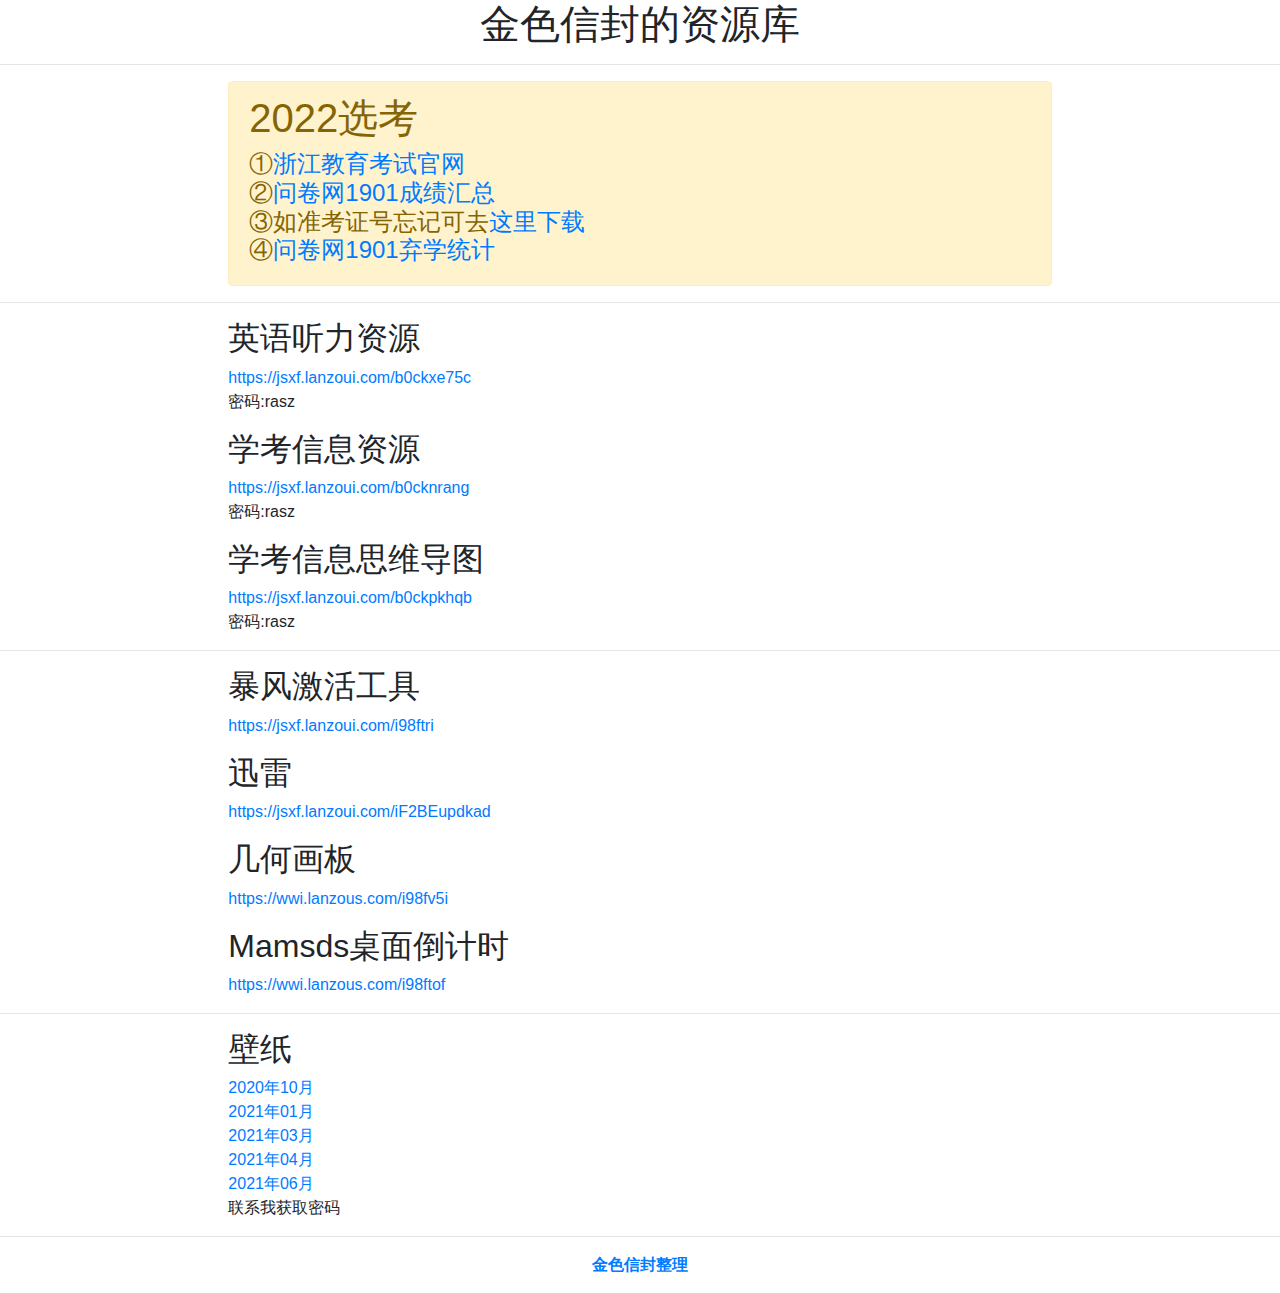
<file: xxzl.html>
<!DOCTYPE html>
<html>
<head>
    <meta charset="utf-8">
    <meta http-equiv="X-UA-Compatible" content="IE=edge">
    <meta name="viewport" content="width=device-width, initial-scale=1">
    <title>金色信封的资源库</title>
    <link href="css/bootstrap-4.0.0.css" rel="stylesheet">
    <link rel="shortcut icon" type="image/x-icon" href="images/favicon.ico">
<script>
          var _hmt = _hmt || [];
          (function() {
            var hm = document.createElement("script");
            hm.src = "https://hm.baidu.com/hm.js?80b2da0150341a65f5c556774f7f642c";
            var s = document.getElementsByTagName("script")[0]; 
            s.parentNode.insertBefore(hm, s);
          })();
        </script>

</head>
<body>
    <h1 class="offset-md-1 col-sm-10 offset-sm-1 col-md-10 col-lg-8 offset-lg-2"><p class="text-center">金色信封的资源库</p></h1>
    <hr>
  <div class="offset-md-1 col-sm-10 offset-sm-1 col-md-10 col-lg-8 offset-lg-2">
<div class="alert alert-warning alert-dismissible fade show" role="alert">
        <h1>2022选考</h1>
<h4>
        ①<a href="https://www.zjzs.net/moban/index/index.html">浙江教育考试官网</a><br>
        ②<a href="https://www.wenjuan.com/s/UZBZJvJhSd/">问卷网1901成绩汇总</a><br>
        ③如准考证号忘记可去<a href="https://jsxf.lanzouo.com/ibNwtzb0u0b">这里下载</a><br>
        ④<a href="https://www.wenjuan.com/s/VJR7Vv9/">问卷网1901弃学统计</a><br>
</h4>
 <button type="button" class="close" data-dismiss="alert" aria-label="Close">
</button>
</div>  
</div>
<hr>
    <div class="offset-md-1 col-sm-10 offset-sm-1 col-md-10 col-lg-8 offset-lg-2">
        <h2>英语听力资源</h2>
        <a href="https://jsxf.lanzoui.com/b0ckxe75c">https://jsxf.lanzoui.com/b0ckxe75c</a>
        <p>密码:rasz</p>
    </div>
    <div class="col-sm-10 col-md-10 col-lg-8 offset-lg-2 offset-md-1 offset-sm-1">
        <h2>学考信息资源</h2>
        <a href="https://jsxf.lanzoui.com/b0cknrang">https://jsxf.lanzoui.com/b0cknrang</a>
        <p>密码:rasz</p>
    </div>
    <div class="col-sm-10 col-md-10 col-lg-8 offset-lg-2 offset-md-1 offset-sm-1">
        <h2>学考信息思维导图</h2>
        <a href="https://jsxf.lanzoui.com/b0ckpkhqb">https://jsxf.lanzoui.com/b0ckpkhqb</a>
        <p>密码:rasz</p>
    </div>
    <hr>
    <div class="col-sm-10 col-md-10 col-lg-8 offset-lg-2 offset-md-1 offset-sm-1">
        <h2>暴风激活工具</h2>
        <a href="https://jsxf.lanzoui.com/i98ftri">https://jsxf.lanzoui.com/i98ftri</a>
        <p></p>
    </div>
    <div class="col-sm-10 col-md-10 col-lg-8 offset-lg-2 offset-md-1 offset-sm-1">
        <h2>迅雷</h2>
        <a href="https://jsxf.lanzoui.com/iF2BEupdkad">https://jsxf.lanzoui.com/iF2BEupdkad</a>
        <p></p>
    </div>
    <div class="col-sm-10 col-md-10 col-lg-8 offset-lg-2 offset-md-1 offset-sm-1">
        <h2>几何画板</h2>
        <a href="https://jsxf.lanzoui.com/i98fv5i">https://wwi.lanzous.com/i98fv5i</a>
        <p></p>
    </div>
    <div class="col-sm-10 col-md-10 col-lg-8 offset-lg-2 offset-md-1 offset-sm-1">
        <h2>Mamsds桌面倒计时</h2>
        <a href="https://jsxf.lanzoui.com/i98ftof">https://wwi.lanzous.com/i98ftof</a>
        <p></p>
    </div>
    <hr>
    <div class="col-sm-10 col-md-10 col-lg-8 offset-lg-2 offset-md-1 offset-sm-1">
        <h2>壁纸</h2>
        <a href="https://jsxf.lanzoui.com/iMpW9k8og1e">2020年10月</a><br>
        <a href="https://jsxf.lanzoui.com/i0v1hk4zyad">2021年01月</a><br>
        <a href="https://jsxf.lanzoui.com/ieXrrmrh5fg">2021年03月</a><br>
        <a href="https://jsxf.lanzoui.com/iFpOao17p3a">2021年04月</a><br>
        <a href="https://jsxf.lanzoui.com/imrWQq6um2b">2021年06月</a><br>
        联系我获取密码
    <p></p>
    </div>
    <hr>
    <div class="col-sm-10 col-md-10 col-lg-8 offset-lg-2  offset-md-1 offset-sm-1">
        <p class="text-center"><strong><a href="index.html">金色信封整理</a></strong></p>
    </div>
</body>
</html>
</file>
<file: css/loading.css>
:root {
  --my-color2: #386783;
  --my-color1: #66aab1;
}

@media (prefers-color-scheme: dark) {
  :root {
    --my-color2: #244254;
    --my-color1: #40787e;
  }
}

.overhidden {
  overflow: hidden;
}

#loading {
  background-color: var(--my-color2);
  height: 100%;
  width: 100%;
  position: fixed;
  z-index: 2999;
  margin-top: 0px;
  top: 0px;
  left: 0px;
}

#loading-center {
  width: 200px;
  height: 200px;
  margin: auto;
  position: fixed;
  top: 0;
  left: 0;
  bottom: 0;
  right: 0;
  z-index: 2999;
  text-align: center;
}

#loading-center .object {
  -moz-border-radius: 50% 50% 50% 50%;
  -webkit-border-radius: 50% 50% 50% 50%;
  border-radius: 50% 50% 50% 50%;
  position: absolute;
  border-left: 8px solid #fff;
  border-right: 8px solid #fff;
  border-top: 8px solid transparent;
  border-bottom: 8px solid transparent;
  -webkit-animation: animate 4s infinite;
  animation: animate 4s infinite;
}

#loading-center #object_one {
  left: -75px;
  top: -75px;
  width: 350px;
  height: 350px;
}

#loading-center #object_two {
  left: -95px;
  top: -95px;
  width: 390px;
  height: 390px;
  -webkit-animation-delay: 0.1s;
  animation-delay: 0.1s;
}

#loading-center #object_three {
  left: -115px;
  top: -115px;
  width: 430px;
  height: 430px;
  -webkit-animation-delay: 0.2s;
  animation-delay: 0.2s;
}

#loading-center #object_four {
  left: -135px;
  top: -135px;
  width: 470px;
  height: 470px;
  -webkit-animation-delay: 0.3s;
  animation-delay: 0.3s;
}

@-webkit-keyframes animate {
  50% {
    -ms-transform: rotate(180deg);
    -webkit-transform: rotate(180deg);
    transform: rotate(180deg);
  }

  100% {
    -ms-transform: rotate(0deg);
    -webkit-transform: rotate(0deg);
    transform: rotate(0deg);
  }
}

@keyframes animate {
  50% {
    -ms-transform: rotate(180deg);
    -webkit-transform: rotate(180deg);
    transform: rotate(180deg);
  }

  100% {
    -ms-transform: rotate(0deg);
    -webkit-transform: rotate(0deg);
    transform: rotate(0deg);
  }
}

#logo .cls-1 {
  fill: none;
  stroke: #fff;
  stroke-miterlimit: 8;
  stroke-width: 6px;
  stroke-dashoffset: 0;
}

#logo .cls-2 {
  stroke-width: 0px;
  fill: #fff;
}

#loading #hideButton {
  text-align: center;
  bottom: 10%;
  width: 40px;
  height: 40px;
  margin: auto;
  position: absolute;
  left: 0;
  right: 0;
  background-color: var(--my-color1);
  border-radius: 50%;
  border: none;
  font-size: 30px;
  vertical-align: middle;
  cursor: pointer;
  font-weight: 700;
  line-height: 1;
  color: transparent;
  text-shadow: 0 1px 0 #fff;
  opacity: 0.8;
  font-family: revert;
}

#loading #hideButton:hover {
  opacity: 0.9;
}
</file>
<file: css/main.css>
#navbar {
  z-index: 1030;
  position: fixed;
  width: 100vh;
  top: 0;
  left: 0;
  -webkit-backdrop-filter: saturate(5) blur(20px);
  backdrop-filter: saturate(5) blur(20px);
}
#mainicon {
  width: 60%;
  margin: auto;
  padding-bottom: 60%;
}
#mainicon img {
  border-radius: 5% !important;
  position: absolute;
  top: 50%;
  left: 50%;
  transform: translate(-50%, -50%);
  height: 100%;
}
#install{
  background-color: transparent;
  border: none;
}
.myp {
  line-height: 2;
}
.imsize-150 {
  height: 150px;
  width: 150px;
}
.imsize-180 {
  height: 180px;
  width: 180px;
}

.img-right {
  float: right;
}
.img-left {
  float: left;
}
.padding-8 {
  padding: 8px;
}
#grz1 {
  height: 592px;
  background-size: cover;
  background-attachment: fixed;
  background-position: center;
  margin-top: 45px;
  margin-bottom: 45px;
}

.jumbotron-my {
  padding-bottom: 1rem;
  padding-top: 80px;
}
#jumbotroncanvas {
  width: 100%;
  height: 20vh;
  -webkit-transform: rotate(-180deg);
  -moz-transform: rotate(-180deg);
  -o-transform: rotate(-180deg);
  transform: rotate(-180deg);
}
/* 主页按钮样式 */
.button-my-main {
  display: inline-block;
  position: relative;
  z-index: 1;
  overflow: hidden;
  text-decoration: none;
  font-size: 1.3em;
  padding: 0.2em 1em;
  border-radius: 1.5em;
  transition: 0.8s !important;
}
.button-my-main:before,
.button-my-main:after {
  content: "";
  position: absolute;
  top: -1.5em;
  z-index: -1;
  width: 200%;
  aspect-ratio: 1;
  border: none;
  border-radius: 43%;
  background-color: rgba(56, 103, 131, 0.25);
  transition: 0.8s !important;
}
.button-my-main:before {
  left: -80%;
  transform: translate3d(0, 5em, 0) rotate(-340deg);
}
.button-my-main:after {
  right: -80%;
  transform: translate3d(0, 5em, 0) rotate(390deg);
}
.button-my-main:hover {
  color: white;
}
.button-my-main:hover:before,
.button-my-main:hover:after {
  transform: none;
  background-color: var(--my-color2);
}
.jcard {
  /* 相对定位 */
  position: relative;
  border-radius: 20px;
  /* 溢出隐藏 */
  overflow: hidden;
  /* 弹性布局 */
  display: flex;
  /* 元素纵向排列 */
  height: 300px;
  flex-direction: column;
  /* 居中 */
  align-items: center;
  /* 不让其被挤压 */
  flex-shrink: 0;
}
.jcard .photo img {
  width: 100%;
  height: 100%;
  /* 保持原有尺寸比例，裁切长边 */
  object-fit: cover;
}
/* 默认大图 */
.jcard .photo {
  /* 绝对定位 */
  position: absolute;
  top: 0;
  width: 100%;
  height: 100%;
  border-radius: 0%;
  overflow: hidden;
  /* 动画过渡 */
  transition: 0.5s;
}
/* 鼠标移入变小图 */
.jcard:hover .photo {
  top: 25px;
  width: 140px;
  height: 140px;
  border-radius: 50%;
  box-shadow: 0 0 20px rgba(0, 0, 0, 0.8);
}
/* 这里加个黑色到透明的渐变背景，可以更好的看清楚名字 */
.jcard .photo::before {
  content: "";
  position: absolute;
  width: 100%;
  height: 100%;
  background: linear-gradient(to bottom, transparent 50%, #222);
  transition: 0.5s;
}
.jcard h1 {
  position: absolute;
  top: 220px;
  transition: 0.5s;
}
.jcard:hover h1 {
  top: 170px;
}
.jcard p {
  margin-top: 230px;
  width: 80%;
  border-top: 1px solid rgba(255, 255, 255, 0.3);
  font-size: 1em;
  text-align: center;
  padding-top: 5px;
}
.dropdown-menu > .dropdown-item:active {
  background-color: var(--my-color2);
}
.TextOnImage {
  position: absolute;
  font-size: 1.75rem;
  right: 15%;
  bottom: 20px;
  left: 15%;
  z-index: 10;
  padding-top: 20px;
  padding-bottom: 20px;
  text-align: center;
}
.padding-5 {
  padding: 5px;
}
.MarginLarge {
  margin-top: 30px;
  margin-bottom: 30px;
}

::-webkit-scrollbar-thumb {
  border-radius: 10px;
  background-color: var(--my-color2);
  background-image: -webkit-linear-gradient(
    45deg,
    hsla(0, 0%, 100%, 0.2) 25%,
    transparent 0,
    transparent 50%,
    hsla(0, 0%, 100%, 0.2) 0,
    hsla(0, 0%, 100%, 0.2) 75%,
    transparent 0,
    transparent
  );
}
::-webkit-scrollbar {
  width: 6px;
}

:root {
  --my-bg-color: #f3f6fb;
  --my-text-color: #272343;
  --my-color2: #386783;
  --my-color1: #66aab1;
}

html,
body {
  background-color: var(--my-bg-color);
}

.text-my {
  color: var(--my-text-color);
}
.jumbotron-my {
  background-color: var(--my-color2);
  color: #fff;
}

.bg-my {
  background-color: var(--my-color2);
}

.bg-my2 {
  background-color: var(--my-color1);
}
.bg-h-my {
  background-color: rgba(255, 255, 255, 0.8);
}
.border-my {
  border-color: var(--my-color1) !important;
}
.button-my-main {
  color: var(--my-color2);
  background-color: var(--my-bg-color);
  border: 0.1em solid var(--my-color1);
}
.jcard {
  background-color: #758a99;
  color: #fff;
  /* 阴影 */
  box-shadow: 0 0 30px rgba(0, 0, 0, 0.5);
}
::-webkit-scrollbar-track {
  -webkit-box-shadow: inset 0 0 5px rgba(0, 0, 0, 0.2);
  background: rgb(230, 230, 230);
}
.TextOnImage {
  color: rgba(0, 0, 0, 0.5);
}
</file>
<file: css/DarkReader.css>
html {
  color-scheme: dark !important;
}
html,
body {
  border-color: #736b5e;
  color: #e8e6e3;
}
a {
  color: #3391ff;
}
html {
  -webkit-tap-highlight-color: rgba(232, 230, 227, 0);
}

a {
  color: rgb(51, 162, 255);
  text-decoration-color: initial;
  background-color: transparent;
}
a:hover {
  color: rgb(97, 183, 255);
  text-decoration-color: initial;
}

hr {
  border-right-color: initial;
  border-bottom-color: initial;
  border-left-color: initial;
  border-top-color: rgba(140, 130, 115, 0.1);
}

.btn {
  color: rgb(209, 205, 199);
  background-color: transparent;
  border-color: transparent;
}
.btn:hover {
  color: rgb(209, 205, 199);
  text-decoration-color: initial;
}
.btn:focus,
.btn.focus {
  outline-color: initial;
  box-shadow: rgba(0, 98, 204, 0.25) 0px 0px 0px 0.2rem;
}

.btn-secondary {
  color: rgb(232, 230, 227);
  background-color: rgb(88, 95, 99);
  border-color: rgb(102, 94, 83);
}

.btn-outline-info {
  color: rgb(81, 212, 233);
  border-color: rgb(21, 151, 171);
}
.btn-outline-info:hover {
  color: rgb(232, 230, 227);
  background-color: rgb(18, 130, 147);
  border-color: rgb(21, 151, 171);
}
.btn-outline-info:focus,
.btn-outline-info.focus {
  box-shadow: rgba(18, 130, 147, 0.5) 0px 0px 0px 0.2rem;
}

.btn-outline-info:not(:disabled):not(.disabled):active,
.btn-outline-info:not(:disabled):not(.disabled).active,
.show > .btn-outline-info.dropdown-toggle {
  color: rgb(232, 230, 227);
  background-color: rgb(18, 130, 147);
  border-color: rgb(21, 151, 171);
}
.btn-outline-info:not(:disabled):not(.disabled):active:focus,
.btn-outline-info:not(:disabled):not(.disabled).active:focus,
.show > .btn-outline-info.dropdown-toggle:focus {
  box-shadow: rgba(18, 130, 147, 0.5) 0px 0px 0px 0.2rem;
}

.dropdown-toggle::after {
  border-top-color: initial;
  border-right-color: transparent;
  border-bottom-color: initial;
  border-left-color: transparent;
}
.dropdown-menu {
  color: rgb(209, 205, 199);
  list-style-image: initial;
  background-color: rgb(24, 26, 27);
  border-color: rgba(140, 130, 115, 0.15);
}

.dropdown-item {
  color: rgb(209, 205, 199);
  background-color: transparent;
  border-color: initial;
}
.dropdown-item:hover,
.dropdown-item:focus {
  color: rgb(217, 213, 208);
  text-decoration-color: initial;
  background-color: rgb(27, 30, 31);
}
.dropdown-item.active,
.dropdown-item:active {
  color: rgb(232, 230, 227);
  text-decoration-color: initial;
  background-color: rgb(0, 98, 204);
}

.nav-link:hover,
.nav-link:focus {
  text-decoration-color: initial;
}

.navbar-brand:hover,
.navbar-brand:focus {
  text-decoration-color: initial;
}
.navbar-nav {
  list-style-image: initial;
}
.navbar-toggler {
  background-color: transparent;
  border-color: transparent;
}
.navbar-toggler:hover,
.navbar-toggler:focus {
  text-decoration-color: initial;
}
.navbar-toggler-icon {
  background-image: initial;
  background-color: initial;
}
.navbar-light .navbar-brand {
  color: rgba(232, 230, 227, 0.9);
}

.navbar-light .navbar-nav .nav-link {
  color: rgba(232, 230, 227, 0.5);
}
.navbar-light .navbar-nav .nav-link:hover,
.navbar-light .navbar-nav .nav-link:focus {
  color: rgba(232, 230, 227, 0.7);
}
.navbar-light .navbar-nav .show > .nav-link,
.navbar-light .navbar-nav .active > .nav-link,
.navbar-light .navbar-nav .nav-link.show,
.navbar-light .navbar-nav .nav-link.active {
  color: rgba(232, 230, 227, 0.9);
}
.navbar-light .navbar-toggler {
  color: rgba(232, 230, 227, 0.5);
  border-color: rgba(140, 130, 115, 0.1);
}
.navbar-light .navbar-toggler-icon {
  background-image: url("[data-uri]");
}

.navbar-dark .navbar-brand {
  color: rgb(232, 230, 227);
}
.navbar-light .navbar-brand {
  color: rgb(232, 230, 227);
}
.navbar-light .navbar-brand:hover,
.navbar-light .navbar-brand:focus {
  color: #fff;
}

.navbar-dark .navbar-toggler {
  color: rgba(232, 230, 227, 0.5);
  border-color: rgba(48, 52, 54, 0.1);
}
.navbar-dark .navbar-toggler-icon {
  background-image: url("data:image/svg+xml,%3csvg xmlns='http://www.w3.org/2000/svg' width='30' height='30' viewBox='0 0 30 30'%3e%3cpath stroke='rgba(255, 255, 255, 0.5)' stroke-linecap='round' stroke-miterlimit='10' stroke-width='2' d='M4 7h22M4 15h22M4 23h22'/%3e%3c/svg%3e");
}

.card {
  background-color: rgb(24, 26, 27);
  border-color: rgba(140, 130, 115, 0.13);
}

.badge-secondary {
  color: rgb(232, 230, 227);
  background-color: rgb(88, 95, 99);
}

.jumbotron {
  background-color: rgb(35, 38, 39);
}

.progress {
  background-color: rgb(35, 38, 39);
}
.progress-bar {
  color: rgb(232, 230, 227);
  background-color: rgb(0, 98, 204);
}

.close {
  color: rgb(232, 230, 227);
  text-shadow: rgb(24, 26, 27) 0px 1px 0px;
}
.close:hover {
  color: rgb(232, 230, 227);
  text-decoration-color: initial;
}
button.close {
  background-color: transparent;
  border-color: initial;
}
.modal {
  outline-color: initial;
}
.modal-content {
  background-color: rgb(24, 26, 27);
  border-color: rgba(140, 130, 115, 0.2);
  outline-color: initial;
}
.modal-backdrop {
  background-color: rgb(0, 0, 0);
}
.modal-header {
  border-bottom-color: rgb(56, 61, 63);
}
.modal-footer {
  border-top-color: rgb(56, 61, 63);
}
.carousel-control-prev,
.carousel-control-next {
  color: rgb(232, 230, 227);
}
.carousel-control-prev:hover,
.carousel-control-prev:focus,
.carousel-control-next:hover,
.carousel-control-next:focus {
  color: rgb(232, 230, 227);
  text-decoration-color: initial;
  outline-color: initial;
}
.carousel-control-prev-icon,
.carousel-control-next-icon {
  background-image: initial;
  background-color: initial;
}
.carousel-control-prev-icon {
  background-image: url("data:image/svg+xml,%3csvg xmlns='http://www.w3.org/2000/svg' fill='%23fff' width='8' height='8' viewBox='0 0 8 8'%3e%3cpath d='M5.25 0l-4 4 4 4 1.5-1.5L4.25 4l2.5-2.5L5.25 0z'/%3e%3c/svg%3e");
}
.carousel-control-next-icon {
  background-image: url("data:image/svg+xml,%3csvg xmlns='http://www.w3.org/2000/svg' fill='%23fff' width='8' height='8' viewBox='0 0 8 8'%3e%3cpath d='M2.75 0l-1.5 1.5L3.75 4l-2.5 2.5L2.75 8l4-4-4-4z'/%3e%3c/svg%3e");
}
.carousel-indicators {
  list-style-image: initial;
}
.carousel-indicators li {
  background-color: rgb(24, 26, 27);
  border-top-color: transparent;
  border-bottom-color: transparent;
}
.bg-success {
  background-color: rgb(32, 134, 55) !important;
}
.bg-info {
  background-color: rgb(18, 130, 147) !important;
}
.bg-warning {
  background-color: rgb(150, 112, 0) !important;
}
.bg-danger {
  background-color: rgb(165, 29, 42) !important;
}
.bg-light {
  background-color: rgb(27, 30, 31) !important;
}
.border {
  border-color: rgb(56, 61, 63) !important;
}
.sr-only {
  border-color: initial;
}
.shadow-sm {
  box-shadow: rgba(0, 0, 0, 0.07) 0px 0.125rem 0.25rem !important;
}
.shadow {
  box-shadow: rgba(0, 0, 0, 0.15) 0px 0.5rem 1rem !important;
}
.text-white {
  color: rgb(232, 230, 227) !important;
}

.text-body {
  color: rgb(209, 205, 199) !important;
}
:root {
  --my-bg-color: #1d1f20;
  --my-text-color: #b5e9dd;
  --my-color2: #244254;
  --my-color1: #40787e;
}
html,
body {
  background-color: var(--my-bg-color);
}
.text-my {
  color: var(--my-text-color);
}
.jumbotron-my {
  background-color: var(--my-color2);
  color: rgb(232, 230, 227);
}
.bg-my {
  background-color: var(--my-color2);
}
.bg-my2 {
  background-color: var(--my-color1);
}
.bg-h-my {
  background-color: rgba(0, 0, 0, 0.8);
}
.border-my {
  border-color: var(--my-color1) !important;
}
.button-my-main {
  text-decoration-color: initial;
  color: rgb(232, 230, 227);
  background-color: var(--my-bg-color);
  border: 0.1em solid var(--my-color1);
}
.button-my-main::before,
.button-my-main::after {
  border-color: initial;
  background-color: rgba(45, 82, 105, 0.25);
}
.button-my-main:hover {
  color: rgb(232, 230, 227);
}
.button-my-main:hover::before,
.button-my-main:hover::after {
  background-color: var(--my-color2);
}
.jcard {
  background-color: rgb(83, 100, 112);
  color: rgb(232, 230, 227);
  box-shadow: rgba(0, 0, 0, 0.5) 0px 0px 30px;
}
.jcard:hover .photo {
  box-shadow: rgba(0, 0, 0, 0.8) 0px 0px 20px;
}
.jcard .photo::before {
  background-image: linear-gradient(rgba(0, 0, 0, 0) 50%, rgb(26, 28, 29));
  background-color: initial;
}
.jcard p {
  border-top-color: rgba(48, 52, 54, 0.3);
}
.dropdown-menu > .dropdown-item:active {
  background-color: var(--my-color2);
}
.TextOnImage {
  color: rgba(232, 230, 227, 0.8);
}
::-webkit-scrollbar-track {
  box-shadow: rgba(0, 0, 0, 0.2) 0px 0px 5px inset;
  background-image: initial;
  background-color: rgb(38, 41, 43);
}
::-webkit-scrollbar-thumb {
  background-color: var(--my-color2);
  background-image: -webkit-linear-gradient(
    45deg,
    rgba(24, 26, 27, 0.2) 25%,
    rgba(0, 0, 0, 0) 0px,
    rgba(0, 0, 0, 0) 50%,
    rgba(24, 26, 27, 0.2) 0px,
    rgba(24, 26, 27, 0.2) 75%,
    rgba(0, 0, 0, 0) 0px,
    rgba(0, 0, 0, 0)
  );
}
</file>
